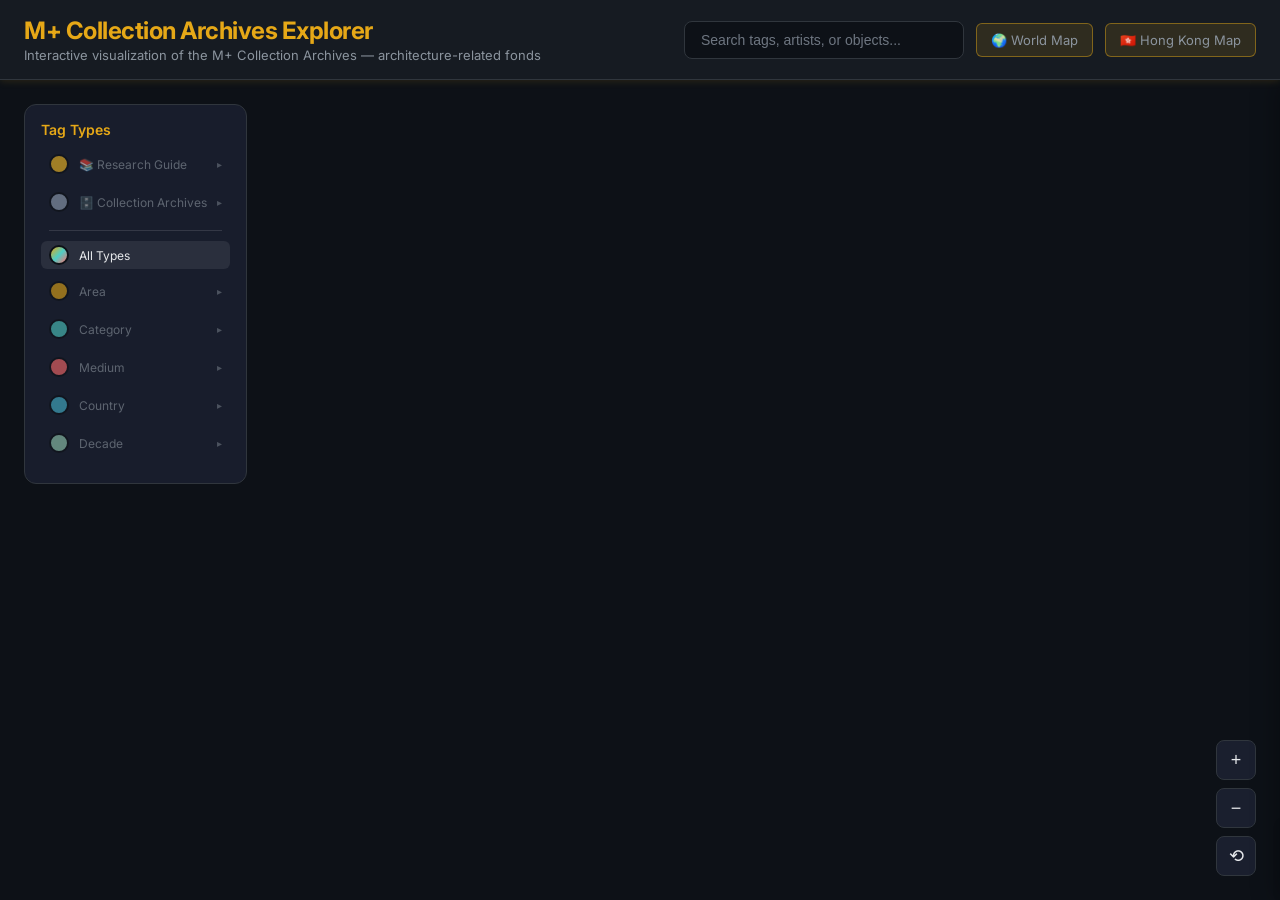
<file: index.html>
<!DOCTYPE html>
<html lang="en">
<head>
  <meta charset="UTF-8">
  <meta name="viewport" content="width=device-width, initial-scale=1.0">
  <title>M+ Collection Archives Explorer</title>
  <link rel="stylesheet" href="./styles.css?v=5">
  <link rel="preconnect" href="https://fonts.googleapis.com">
  <link rel="preconnect" href="https://fonts.gstatic.com" crossorigin>
  <link href="https://fonts.googleapis.com/css2?family=Inter:wght@400;500;600;700&display=swap" rel="stylesheet">
<style>
  /* Archives Explorer: single-area (architecture) scope — the area / Sigg / Pulse / Compare toolbar is not needed */
  #filterButtons, #siggToggle, #browseBtn, .controls > a.filter-btn { display: none !important; }
  .legend-group[data-type="mlsc"] { display: none !important; }
  /* Map pages nav: visible next to the search box, toolbar otherwise hidden */
  .controls > a.map-nav-btn { display: inline-flex !important; }
</style>
</head>
<body>
  <header class="app-header">
    <div>
      <h1>M+ Collection Archives Explorer</h1>
      <div class="subtitle">Interactive visualization of the M+ Collection Archives — architecture-related fonds</div>
    </div>
    <div class="controls">
      <div class="search-container">
        <input
          type="text"
          class="search-input"
          id="searchInput"
          placeholder="Search tags, artists, or objects..."
          autocomplete="off"
        >
        <div class="search-dropdown" id="searchDropdown"></div>
      </div>
      <a href="./worldmap.html" class="filter-btn map-nav-btn" style="text-decoration:none;align-items:center;gap:4px;background:rgba(230,168,23,0.12);border-color:rgba(230,168,23,0.45)">🌍 World Map</a>
      <a href="./hkmap.html" class="filter-btn map-nav-btn" style="text-decoration:none;align-items:center;gap:4px;background:rgba(230,168,23,0.12);border-color:rgba(230,168,23,0.45)">🇭🇰 Hong Kong Map</a>
      <div class="filter-buttons" id="filterButtons">
        <button class="filter-btn active" data-area="all">All</button>
        <button class="filter-btn" data-area="Visual Art">Visual Art</button>
        <button class="filter-btn" data-area="Design and Architecture">Design</button>
        <button class="filter-btn" data-area="Moving Image">Moving Image</button>
      <button class="filter-btn hk-btn" id="hkFilter" style="display:none;background:rgba(69,183,209,0.15);border-color:rgba(69,183,209,0.3)">🇭🇰 Hong Kong</button>
      </div>
      <button class="filter-btn sigg-toggle" id="siggToggle">Sigg Collection</button>
      <button class="filter-btn browse-btn" id="browseBtn" style="display:none">📋 Browse</button>
      <a href="./moma.html" class="filter-btn" style="display:none;text-decoration:none;align-items:center;gap:4px;background:rgba(230,80,80,0.15);border-color:rgba(230,80,80,0.3)">🏛️ MoMA</a>
      <a href="./pulse.html" class="filter-btn" style="text-decoration:none;display:inline-flex;align-items:center;gap:4px">✨ Pulse</a>
      <a href="./compare.html" class="filter-btn" style="text-decoration:none;display:inline-flex;align-items:center;gap:4px;background:rgba(120,80,220,0.15);border-color:rgba(120,80,220,0.3)">⚖️ Compare</a>
    </div>
  </header>

  <!-- Browse Modal -->
  <div class="browse-modal" id="browseModal">
    <div class="browse-content">
      <div class="browse-header">
        <h2>Browse Artists</h2>
        <div class="browse-tabs" id="browseTabs">
          <button class="browse-tab active" data-tab="all">All (489)</button>
          <button class="browse-tab" data-tab="sigg">Sigg Collection</button>
        </div>
        <input type="text" class="browse-search" id="browseSearch" placeholder="Filter artists..." autocomplete="off">
        <button class="close-btn browse-close" id="closeBrowse">×</button>
      </div>
      <div class="browse-alphabet" id="browseAlphabet"></div>
      <div class="browse-list" id="browseList"></div>
    </div>
  </div>

  <main class="app-main">
    <div id="loading" class="loading">
      <div class="spinner">
        <span></span>
        <span></span>
        <span></span>
      </div>
      <div>Loading collection data...</div>
    </div>

    <div id="graph-container" style="display: none;">
      <svg id="graph"></svg>

      <div class="legend" id="legend">
        <h3>Tag Types</h3>
        <div class="legend-group" data-type="research-guide">
          <div class="legend-item" data-type="research-guide">
            <div class="legend-color" style="background: #fbbf24;"></div>
            <span>📚 Research Guide</span>
            <span class="legend-expand">▸</span>
          </div>
          <div class="legend-sub" id="sub-research-guide"></div>
        </div>
        <div class="legend-group" data-type="archives">
          <div class="legend-item" data-type="archives">
            <div class="legend-color" style="background: #94a3b8;"></div>
            <span>🗄️ Collection Archives</span>
            <span class="legend-expand">▸</span>
          </div>
          <div class="legend-sub" id="sub-archives"></div>
        </div>
        <div class="legend-group" data-type="mlsc">
          <div class="legend-item" data-type="mlsc">
            <div class="legend-color" style="background: #a78bfa;"></div>
            <span>📖 M+ Library Special Collection</span>
            <span class="legend-expand">▸</span>
          </div>
          <div class="legend-sub" id="sub-mlsc"></div>
        </div>
        <div class="legend-separator"></div>
        <div class="legend-item active" data-type="all">
          <div class="legend-color" style="background: linear-gradient(135deg, #E6A817, #4ecdc4, #ff6b6b);"></div>
          <span>All Types</span>
        </div>
        <div class="legend-group" data-type="area">
          <div class="legend-item" data-type="area">
            <div class="legend-color" style="background: #E6A817;"></div>
            <span>Area</span>
            <span class="legend-expand">▸</span>
          </div>
          <div class="legend-sub" id="sub-area"></div>
        </div>
        <div class="legend-group" data-type="category">
          <div class="legend-item" data-type="category">
            <div class="legend-color" style="background: #4ecdc4;"></div>
            <span>Category</span>
            <span class="legend-expand">▸</span>
          </div>
          <div class="legend-sub" id="sub-category"></div>
        </div>
        <div class="legend-group" data-type="medium">
          <div class="legend-item" data-type="medium">
            <div class="legend-color" style="background: #ff6b6b;"></div>
            <span>Medium</span>
            <span class="legend-expand">▸</span>
          </div>
          <div class="legend-sub" id="sub-medium"></div>
        </div>
        <div class="legend-group" data-type="country">
          <div class="legend-item" data-type="country">
            <div class="legend-color" style="background: #45b7d1;"></div>
            <span>Country</span>
            <span class="legend-expand">▸</span>
          </div>
          <div class="legend-sub" id="sub-country"></div>
        </div>
        <div class="legend-group" data-type="decade">
          <div class="legend-item" data-type="decade">
            <div class="legend-color" style="background: #96ceb4;"></div>
            <span>Decade</span>
            <span class="legend-expand">▸</span>
          </div>
          <div class="legend-sub" id="sub-decade"></div>
        </div>
        <div class="legend-group sigg-only-legend" data-type="movement" style="display:none;">
          <div class="legend-item" data-type="movement">
            <div class="legend-color" style="background: #f59e0b;"></div>
            <span>Movement</span>
            <span class="legend-expand">▸</span>
          </div>
          <div class="legend-sub" id="sub-movement"></div>
        </div>
        <div class="legend-group sigg-only-legend" data-type="group" style="display:none;">
          <div class="legend-item" data-type="group">
            <div class="legend-color" style="background: #8b5cf6;"></div>
            <span>Group</span>
            <span class="legend-expand">▸</span>
          </div>
          <div class="legend-sub" id="sub-group"></div>
        </div>
      </div>

      <div class="zoom-controls">
        <button class="zoom-btn" id="zoomIn" title="Zoom In">+</button>
        <button class="zoom-btn" id="zoomOut" title="Zoom Out">−</button>
        <button class="zoom-btn" id="resetZoom" title="Reset View">⟲</button>
      </div>
    </div>

    <div class="side-panel" id="sidePanel">
      <div class="panel-header">
        <div class="panel-header-content">
          <div class="panel-title-wrapper">
            <div class="panel-color-indicator" id="panelColorIndicator"></div>
            <div>
              <div class="panel-title" id="panelTitle">Tag Name</div>
              <div class="panel-type-label" id="panelTypeLabel">Category</div>
            </div>
          </div>
          <div class="panel-summary" id="panelSummary">Tag · Type · 0 objects</div>
        </div>
        <button class="close-btn" id="closePanel">×</button>
      </div>
      <div class="panel-nav" id="panelNav" style="display:none;">
        <button class="panel-back-btn" id="panelBackBtn" type="button">‹ Back</button>
        <div class="panel-crumbs" id="panelCrumbs"></div>
      </div>
      <div class="panel-content">
        <div class="object-grid" id="objectGrid"></div>
      </div>
      <div class="panel-footer">
        <a class="detail-btn" id="viewDetailsBtn" href="#" target="_blank">View Full Details →</a>
        <a class="detail-btn research-guide-btn" id="researchGuideBtn" href="#" target="_blank" style="display:none;">📚 Research Guide →</a>
      </div>
    </div>

    <div class="tooltip" id="tooltip">
      <div class="tooltip-title" id="tooltipTitle"></div>
      <div class="tooltip-detail" id="tooltipDetail"></div>
      <div class="tooltip-detail">Click to explore →</div>
    </div>
  </main>

  <script src="https://d3js.org/d3.v7.min.js"></script>
  <script src="./graph.js?v=2"></script>
  <script src="./main.js?v=20"></script>
</body>
</html>
</file>
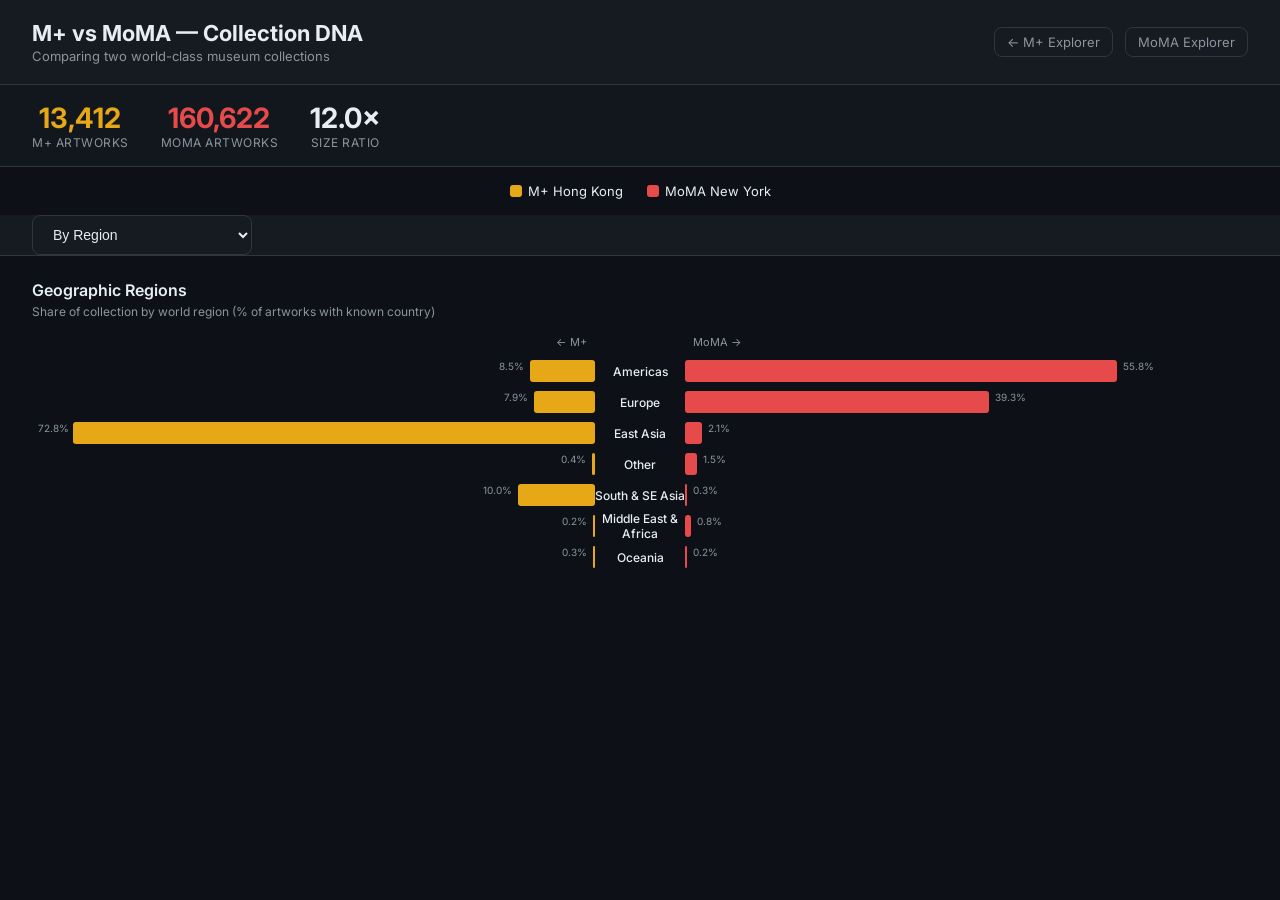
<file: compare.html>
<!DOCTYPE html>
<html lang="en">
<head>
  <meta charset="UTF-8">
  <meta name="viewport" content="width=device-width, initial-scale=1.0">
  <title>M+ vs MoMA — Collection Comparison</title>
  <link rel="preconnect" href="https://fonts.googleapis.com">
  <link href="https://fonts.googleapis.com/css2?family=Inter:wght@400;500;600;700&display=swap" rel="stylesheet">
  <style>
    :root {
      --bg: #0d1117; --surface: #161b22; --border: #30363d;
      --text: #e6edf3; --muted: #8b949e;
      --mplus: #e6a817; --moma: #e64a4a;
    }
    * { margin:0; padding:0; box-sizing:border-box; }
    body { font-family:'Inter',sans-serif; background:var(--bg); color:var(--text); min-height:100vh; }

    header {
      padding: 20px 32px; display:flex; align-items:center; justify-content:space-between;
      border-bottom: 1px solid var(--border); background: var(--surface);
    }
    header h1 { font-size: 22px; font-weight: 700; }
    header .subtitle { color: var(--muted); font-size: 13px; margin-top: 2px; }
    .nav-links { display:flex; gap:12px; }
    .nav-links a {
      color: var(--muted); text-decoration:none; font-size:13px; padding:6px 12px;
      border:1px solid var(--border); border-radius:8px; transition: all 0.2s;
    }
    .nav-links a:hover { color: var(--text); border-color: var(--muted); }

    .stats-bar {
      display:flex; gap:32px; padding:16px 32px; border-bottom:1px solid var(--border);
      background: rgba(22,27,34,0.6);
    }
    .stat { text-align:center; }
    .stat-value { font-size:28px; font-weight:700; }
    .stat-label { font-size:12px; color:var(--muted); text-transform:uppercase; letter-spacing:0.5px; }
    .stat-mplus .stat-value { color: var(--mplus); }
    .stat-moma .stat-value { color: var(--moma); }

    .tabs {
      display:flex; gap:0; padding:0 32px; border-bottom:1px solid var(--border); background:var(--surface);
    }
    .tab {
      padding:12px 20px; cursor:pointer; font-size:14px; color:var(--muted);
      border-bottom:2px solid transparent; transition: all 0.2s;
    }
    .tab:hover { color:var(--text); }
    .tab.active { color:var(--text); border-bottom-color:var(--mplus); }

    .chart-container { padding:24px 32px; }
    .chart-title { font-size:16px; font-weight:600; margin-bottom:4px; }
    .chart-subtitle { font-size:12px; color:var(--muted); margin-bottom:16px; }
    #sankeyChart, #butterflyChart, #heatmapChart { width:100%; }

    .legend-row { display:flex; gap:24px; justify-content:center; margin:16px 0; }
    .legend-item { display:flex; align-items:center; gap:6px; font-size:13px; }
    .legend-dot { width:12px; height:12px; border-radius:3px; }

    /* Butterfly chart bars */
    .butterfly-row { display:flex; align-items:center; margin:3px 0; height:28px; }
    .butterfly-label { width:90px; text-align:center; font-size:12px; font-weight:500; flex-shrink:0; }
    .butterfly-left { flex:1; display:flex; justify-content:flex-end; }
    .butterfly-right { flex:1; display:flex; justify-content:flex-start; }
    .butterfly-bar { height:22px; border-radius:3px; min-width:2px; transition: width 0.5s; position:relative; }
    .butterfly-bar:hover { opacity:0.8; }
    .butterfly-bar .bar-tooltip {
      display:none; position:absolute; top:-28px; padding:3px 8px; background:#000;
      border-radius:4px; font-size:11px; white-space:nowrap; z-index:10;
    }
    .butterfly-bar:hover .bar-tooltip { display:block; }
    .butterfly-left .bar-tooltip { right:0; }
    .butterfly-right .bar-tooltip { left:0; }
    .butterfly-pct { font-size:10px; color:var(--muted); padding:0 6px; min-width:40px; }
    .butterfly-left .butterfly-pct { text-align:right; }

    /* Heatmap */
    .heatmap-grid { display:grid; grid-template-columns:180px 1fr 1fr; gap:1px; background:var(--border); }
    .heatmap-cell { padding:8px 12px; background:var(--bg); font-size:13px; }
    .heatmap-header { background:var(--surface); font-weight:600; font-size:12px; text-transform:uppercase; }
    .heatmap-bar-cell { position:relative; }
    .heatmap-bar { height:100%; position:absolute; top:0; left:0; opacity:0.3; }
    .heatmap-val { position:relative; z-index:1; }

    @media (max-width: 768px) {
      header { padding:12px 16px; flex-direction:column; gap:8px; }
      .stats-bar { padding:12px 16px; gap:16px; flex-wrap:wrap; }
      .stat-value { font-size:20px; }
      .tabs { padding:0 16px; overflow-x:auto; }
      .chart-container { padding:16px; }
      .butterfly-label { width:70px; font-size:11px; }
    }
  </style>
</head>
<body>
  <header>
    <div>
      <h1>M+ vs MoMA — Collection DNA</h1>
      <div class="subtitle">Comparing two world-class museum collections</div>
    </div>
    <div class="nav-links">
      <a href="./index.html">← M+ Explorer</a>
      <a href="./moma.html">MoMA Explorer</a>
    </div>
  </header>

  <div class="stats-bar" id="statsBar"></div>

  <div class="legend-row">
    <div class="legend-item"><div class="legend-dot" style="background:var(--mplus)"></div>M+ Hong Kong</div>
    <div class="legend-item"><div class="legend-dot" style="background:var(--moma)"></div>MoMA New York</div>
  </div>

  <div class="tabs" id="tabs">
    <select id="viewSelect" style="padding:10px 16px;font-size:14px;background:var(--surface);color:var(--text);border:1px solid var(--border);border-radius:8px;cursor:pointer;min-width:220px">
      <option value="region">By Region</option>
      <option value="country">By Country (Top 20)</option>
      <option value="decade">By Decade</option>
      <option value="department">By Department</option>
      <option value="overlap">Artist Overlap Network</option>
    </select>
  </div>

  <div class="chart-container" id="chartArea"></div>

  <script src="https://d3js.org/d3.v7.min.js"></script>
  <script>
let data = null;
const MPLUS = '#e6a817';
const MOMA = '#e64a4a';

async function init() {
  const resp = await fetch('./data/comparison.json?v=' + Date.now());
  data = await resp.json();

  // Stats bar
  const bar = document.getElementById('statsBar');
  bar.innerHTML = `
    <div class="stat stat-mplus"><div class="stat-value">${data.museums.mplus.total.toLocaleString()}</div><div class="stat-label">M+ Artworks</div></div>
    <div class="stat stat-moma"><div class="stat-value">${data.museums.moma.total.toLocaleString()}</div><div class="stat-label">MoMA Artworks</div></div>
    <div class="stat"><div class="stat-value">${(data.museums.moma.total / data.museums.mplus.total).toFixed(1)}×</div><div class="stat-label">Size Ratio</div></div>
  `;

  // Dropdown
  const sel = document.getElementById('viewSelect');
  sel.addEventListener('change', () => renderView(sel.value));

  renderView('region');
}

function renderView(view) {
  const area = document.getElementById('chartArea');

  if (view === 'region') {
    renderButterfly(area, data.region, 'Geographic Regions', 'Share of collection by world region (% of artworks with known country)');
  } else if (view === 'country') {
    renderButterfly(area, data.country, 'Top Countries', 'Top 20 artist countries — percentage of total collection', 20);
  } else if (view === 'decade') {
    renderButterfly(area, data.decade, 'Artworks by Decade', 'When were the artworks created?');
  } else if (view === 'overlap') {
    renderOverlap(area);
  }
}

function renderButterfly(container, dataset, title, subtitle, limit) {
  // Merge all keys
  let keys = [...new Set([...Object.keys(dataset.mplus), ...Object.keys(dataset.moma)])];
  
  // Sort: by total count desc (or chronologically for decades)
  if (keys[0] && keys[0].match(/^\d{4}s$/)) {
    keys.sort();
  } else {
    keys.sort((a,b) => ((dataset.mplus[b]||0)+(dataset.moma[b]||0)) - ((dataset.mplus[a]||0)+(dataset.moma[a]||0)));
  }
  if (limit) keys = keys.slice(0, limit);

  const mpTotal = Object.values(dataset.mplus).reduce((a,b)=>a+b, 0);
  const moTotal = Object.values(dataset.moma).reduce((a,b)=>a+b, 0);
  const maxPct = Math.max(...keys.map(k => Math.max((dataset.mplus[k]||0)/mpTotal, (dataset.moma[k]||0)/moTotal)));

  let html = `<div class="chart-title">${title}</div><div class="chart-subtitle">${subtitle}</div>`;
  html += '<div style="display:flex;gap:8px;margin-bottom:8px;font-size:11px;color:var(--muted)"><div style="flex:1;text-align:right">← M+</div><div style="width:90px"></div><div style="flex:1">MoMA →</div></div>';

  keys.forEach(k => {
    const mpVal = dataset.mplus[k] || 0;
    const moVal = dataset.moma[k] || 0;
    const mpPct = mpTotal ? (mpVal / mpTotal * 100) : 0;
    const moPct = moTotal ? (moVal / moTotal * 100) : 0;
    const mpW = maxPct ? (mpPct / (maxPct * 100) * 100) : 0;
    const moW = maxPct ? (moPct / (maxPct * 100) * 100) : 0;

    html += `<div class="butterfly-row">
      <div class="butterfly-left">
        <span class="butterfly-pct">${mpVal > 0 ? mpPct.toFixed(1)+'%' : ''}</span>
        <div class="butterfly-bar" style="width:${mpW}%;background:${MPLUS}">
          <span class="bar-tooltip">${k}: ${mpVal.toLocaleString()} (${mpPct.toFixed(1)}%)</span>
        </div>
      </div>
      <div class="butterfly-label">${k}</div>
      <div class="butterfly-right">
        <div class="butterfly-bar" style="width:${moW}%;background:${MOMA}">
          <span class="bar-tooltip">${k}: ${moVal.toLocaleString()} (${moPct.toFixed(1)}%)</span>
        </div>
        <span class="butterfly-pct">${moVal > 0 ? moPct.toFixed(1)+'%' : ''}</span>
      </div>
    </div>`;
  });

  container.innerHTML = html;
}

function renderHeatmap(container, deptData, catData, title) {
  // Show both museums' departments side by side
  const allDepts = [...new Set([...Object.keys(deptData.mplus), ...Object.keys(deptData.moma)])];
  const mpTotal = data.museums.mplus.total;
  const moTotal = data.museums.moma.total;

  let html = `<div class="chart-title">${title}</div>
    <div class="chart-subtitle">Department/Area breakdown — absolute count and % of total</div>
    <div style="margin-top:16px">
    <h3 style="font-size:14px;margin-bottom:8px;color:${MPLUS}">M+ Areas</h3>`;

  const mpDepts = Object.entries(deptData.mplus).sort((a,b)=>b[1]-a[1]);
  const maxMp = mpDepts[0]?.[1] || 1;
  mpDepts.forEach(([name, count]) => {
    const pct = (count/mpTotal*100).toFixed(1);
    const w = (count/maxMp*100);
    html += `<div style="display:flex;align-items:center;margin:4px 0;gap:8px">
      <div style="width:200px;font-size:13px;text-align:right">${name}</div>
      <div style="flex:1;position:relative;height:24px;background:rgba(255,255,255,0.03);border-radius:4px;overflow:hidden">
        <div style="width:${w}%;height:100%;background:${MPLUS};opacity:0.4;border-radius:4px"></div>
        <span style="position:absolute;left:8px;top:3px;font-size:12px">${count.toLocaleString()} (${pct}%)</span>
      </div>
    </div>`;
  });

  html += `<h3 style="font-size:14px;margin:16px 0 8px;color:${MOMA}">MoMA Departments</h3>`;
  const moDepts = Object.entries(deptData.moma).sort((a,b)=>b[1]-a[1]);
  const maxMo = moDepts[0]?.[1] || 1;
  moDepts.forEach(([name, count]) => {
    const pct = (count/moTotal*100).toFixed(1);
    const w = (count/maxMo*100);
    html += `<div style="display:flex;align-items:center;margin:4px 0;gap:8px">
      <div style="width:200px;font-size:13px;text-align:right">${name}</div>
      <div style="flex:1;position:relative;height:24px;background:rgba(255,255,255,0.03);border-radius:4px;overflow:hidden">
        <div style="width:${w}%;height:100%;background:${MOMA};opacity:0.4;border-radius:4px"></div>
        <span style="position:absolute;left:8px;top:3px;font-size:12px">${count.toLocaleString()} (${pct}%)</span>
      </div>
    </div>`;
  });

  html += '</div>';
  container.innerHTML = html;
}

let overlapData = null;
async function renderOverlap(container) {
  if (!overlapData) {
    container.innerHTML = '<div class="chart-title">Loading overlap data...</div>';
    const resp = await fetch('./data/overlap.json?v=' + Date.now());
    overlapData = await resp.json();
  }
  const s = overlapData.stats;
  const artists = overlapData.artists;

  // Venn diagram + force network
  let html = `<div class="chart-title">Artist Overlap</div>
    <div class="chart-subtitle">${s.both} artists appear in both collections</div>
    <svg id="vennSvg" width="100%" height="280" style="margin:8px 0"></svg>
    <div class="chart-title" style="font-size:14px;margin-top:16px">Overlap Network — Top 80 Shared Artists</div>
    <div class="chart-subtitle">Node size = total works across both museums. Color = collection bias.</div>
    <svg id="overlapSvg" width="100%" height="500" style="background:rgba(0,0,0,0.2);border-radius:12px"></svg>
    <div id="overlapTooltip" style="position:fixed;display:none;padding:8px 12px;background:#000;border:1px solid var(--border);border-radius:6px;font-size:12px;pointer-events:none;z-index:100"></div>
    <div style="margin-top:16px">
      <div class="chart-title" style="font-size:14px">Top 30 Shared Artists</div>
      <div id="overlapList"></div>
    </div>`;
  container.innerHTML = html;

  // Draw Venn diagram
  const vSvg = d3.select('#vennSvg');
  const vW = vSvg.node().getBoundingClientRect().width;
  const vH = 280;
  vSvg.attr('width', vW);
  const cx = vW / 2, cy = vH / 2;
  const rMplus = 90, rMoma = 110, overlap = 50; // circle overlap distance

  // M+ circle (left)
  vSvg.append('circle').attr('cx', cx - overlap).attr('cy', cy).attr('r', rMplus)
    .attr('fill', MPLUS).attr('fill-opacity', 0.2).attr('stroke', MPLUS).attr('stroke-width', 2);
  // MoMA circle (right)
  vSvg.append('circle').attr('cx', cx + overlap).attr('cy', cy).attr('r', rMoma)
    .attr('fill', MOMA).attr('fill-opacity', 0.2).attr('stroke', MOMA).attr('stroke-width', 2);

  // Labels
  vSvg.append('text').attr('x', cx - overlap - 40).attr('y', cy - 10)
    .attr('text-anchor', 'middle').attr('fill', MPLUS).attr('font-size', '28px').attr('font-weight', '700')
    .text(s.mplusOnly.toLocaleString());
  vSvg.append('text').attr('x', cx - overlap - 40).attr('y', cy + 14)
    .attr('text-anchor', 'middle').attr('fill', '#ccc').attr('font-size', '12px')
    .text('M+ only');

  vSvg.append('text').attr('x', cx).attr('y', cy - 10)
    .attr('text-anchor', 'middle').attr('fill', '#c084fc').attr('font-size', '28px').attr('font-weight', '700')
    .text(s.both);
  vSvg.append('text').attr('x', cx).attr('y', cy + 14)
    .attr('text-anchor', 'middle').attr('fill', '#ccc').attr('font-size', '12px')
    .text('Both');

  vSvg.append('text').attr('x', cx + overlap + 40).attr('y', cy - 10)
    .attr('text-anchor', 'middle').attr('fill', MOMA).attr('font-size', '28px').attr('font-weight', '700')
    .text(s.momaOnly.toLocaleString());
  vSvg.append('text').attr('x', cx + overlap + 40).attr('y', cy + 14)
    .attr('text-anchor', 'middle').attr('fill', '#ccc').attr('font-size', '12px')
    .text('MoMA only');

  // Museum name labels
  vSvg.append('text').attr('x', cx - overlap - 40).attr('y', cy + rMplus + 24)
    .attr('text-anchor', 'middle').attr('fill', MPLUS).attr('font-size', '14px').attr('font-weight', '600')
    .text('M+ Hong Kong');
  vSvg.append('text').attr('x', cx + overlap + 40).attr('y', cy + rMoma + 24)
    .attr('text-anchor', 'middle').attr('fill', MOMA).attr('font-size', '14px').attr('font-weight', '600')
    .text('MoMA New York');

  // Force network of top 80 overlap artists
  const top = artists.slice(0, 80);
  const svg = d3.select('#overlapSvg');
  const w = svg.node().getBoundingClientRect().width;
  const h = 500;
  svg.attr('width', w);
  const g = svg.append('g');
  svg.call(d3.zoom().scaleExtent([0.3,5]).on('zoom', e => g.attr('transform', e.transform)));

  // Nodes = artists, sized by total works
  const maxTotal = d3.max(top, d => d.total);
  const r = d3.scaleSqrt().domain([1, maxTotal]).range([4, 30]);
  const nodes = top.map(a => ({...a, radius: r(a.total)}));

  // Color by bias: gold=M+ heavy, red=MoMA heavy, purple=balanced
  function biasColor(a) {
    const ratio = a.mplus / (a.mplus + a.moma);
    if (ratio > 0.6) return '#e6a817';
    if (ratio < 0.4) return '#e64a4a';
    return '#c084fc';
  }

  // Links between artists that share country
  const links = [];
  for (let i=0; i<nodes.length; i++) {
    for (let j=i+1; j<nodes.length; j++) {
      if (nodes[i].nat && nodes[i].nat === nodes[j].nat && nodes[i].nat !== '') {
        links.push({source:i, target:j});
      }
    }
  }

  const sim = d3.forceSimulation(nodes)
    .force('charge', d3.forceManyBody().strength(-80))
    .force('center', d3.forceCenter(w/2, h/2))
    .force('collision', d3.forceCollide(d => d.radius + 6))
    .force('link', d3.forceLink(links).distance(60).strength(0.1));

  const link = g.append('g').selectAll('line').data(links).join('line')
    .attr('stroke','rgba(255,255,255,0.05)').attr('stroke-width',1);

  const tip = document.getElementById('overlapTooltip');
  const node = g.append('g').selectAll('circle').data(nodes).join('circle')
    .attr('r', d => d.radius)
    .attr('fill', d => biasColor(d))
    .attr('fill-opacity', 0.8)
    .attr('stroke', 'rgba(255,255,255,0.2)').attr('stroke-width', 1)
    .attr('cursor', 'pointer')
    .on('mouseover', (e,d) => {
      tip.style.display='block'; tip.style.left=(e.pageX+12)+'px'; tip.style.top=(e.pageY-10)+'px';
      tip.innerHTML=`<strong>${d.name}</strong><br>M+: ${d.mplus} · MoMA: ${d.moma}<br>${d.nat||'Unknown'}`;
    })
    .on('mousemove', e => { tip.style.left=(e.pageX+12)+'px'; tip.style.top=(e.pageY-10)+'px'; })
    .on('mouseout', () => { tip.style.display='none'; })
    .call(d3.drag()
      .on('start',(e,d)=>{if(!e.active)sim.alphaTarget(0.3).restart();d.fx=d.x;d.fy=d.y;})
      .on('drag',(e,d)=>{d.fx=e.x;d.fy=e.y;})
      .on('end',(e,d)=>{if(!e.active)sim.alphaTarget(0);d.fx=null;d.fy=null;}));

  const label = g.append('g').selectAll('text').data(nodes.filter(d=>d.radius>10)).join('text')
    .text(d => d.name.length > 20 ? d.name.slice(0,18)+'…' : d.name)
    .attr('text-anchor','middle').attr('dy', d => d.radius+12)
    .attr('fill','#aaa').attr('font-size','10px').attr('pointer-events','none');

  sim.on('tick', () => {
    link.attr('x1',d=>d.source.x).attr('y1',d=>d.source.y).attr('x2',d=>d.target.x).attr('y2',d=>d.target.y);
    node.attr('cx',d=>d.x).attr('cy',d=>d.y);
    label.attr('x',d=>d.x).attr('y',d=>d.y);
  });

  // List top 30
  const list = document.getElementById('overlapList');
  artists.slice(0,30).forEach(a => {
    const total = a.mplus + a.moma;
    const mpPct = (a.mplus/total*100).toFixed(0);
    const moPct = (a.moma/total*100).toFixed(0);
    const row = document.createElement('div');
    row.style.cssText = 'display:flex;align-items:center;margin:4px 0;gap:8px';
    row.innerHTML = `<div style="width:220px;font-size:13px;text-align:right;white-space:nowrap;overflow:hidden;text-overflow:ellipsis;display:flex;align-items:center;justify-content:flex-end;gap:6px">
        <span>${a.name}</span>
        ${a.mplusUrl ? `<a href="${a.mplusUrl}" target="_blank" title="View on M+" style="color:${MPLUS};font-size:10px;text-decoration:none;flex-shrink:0">M+</a>` : ''}
        ${a.momaUrl ? `<a href="${a.momaUrl}" target="_blank" title="View on MoMA" style="color:${MOMA};font-size:10px;text-decoration:none;flex-shrink:0">MoMA</a>` : ''}
      </div>
      <div style="flex:1;display:flex;height:20px;border-radius:4px;overflow:hidden;background:rgba(255,255,255,0.05)">
        <div style="width:${mpPct}%;background:${MPLUS};opacity:0.6"></div>
        <div style="width:${moPct}%;background:${MOMA};opacity:0.6"></div>
      </div>
      <div style="font-size:11px;color:var(--muted);min-width:120px">${a.mplus} M+ · ${a.moma} MoMA</div>`;
    list.appendChild(row);
  });

  // Legend for network colors
  const legendHtml = document.createElement('div');
  legendHtml.style.cssText = 'display:flex;gap:16px;justify-content:center;margin:12px 0;font-size:12px';
  legendHtml.innerHTML = `<span style="display:flex;align-items:center;gap:4px"><span style="width:10px;height:10px;border-radius:50%;background:#e6a817"></span>M+ heavy</span>
    <span style="display:flex;align-items:center;gap:4px"><span style="width:10px;height:10px;border-radius:50%;background:#c084fc"></span>Balanced</span>
    <span style="display:flex;align-items:center;gap:4px"><span style="width:10px;height:10px;border-radius:50%;background:#e64a4a"></span>MoMA heavy</span>`;
  svg.node().parentNode.insertBefore(legendHtml, svg.node().nextSibling);
}

document.addEventListener('DOMContentLoaded', init);
  </script>
</body>
</html>
</file>
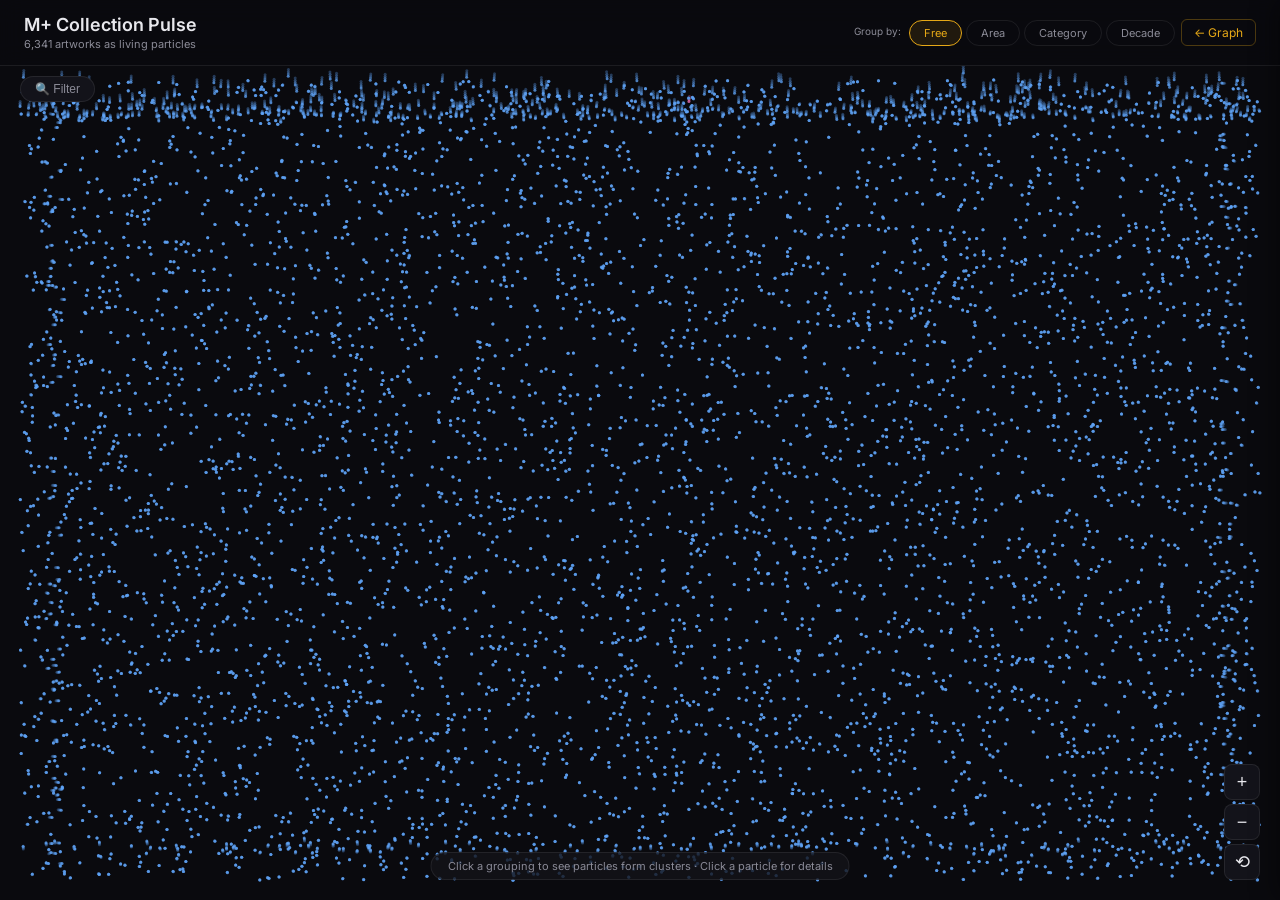
<file: pulse.html>
<!DOCTYPE html>
<html lang="en">
<head>
  <meta charset="UTF-8">
  <meta name="viewport" content="width=device-width, initial-scale=1.0">
  <title>M+ Collection Pulse</title>
  <link rel="preconnect" href="https://fonts.googleapis.com">
  <link rel="preconnect" href="https://fonts.gstatic.com" crossorigin>
  <link href="https://fonts.googleapis.com/css2?family=Inter:wght@400;500;600;700&display=swap" rel="stylesheet">
  <style>
    :root {
      --bg: #0a0a0f;
      --surface: #13131a;
      --border: rgba(255,255,255,0.08);
      --text: #e8e8ed;
      --text-dim: #8b8b97;
      --accent: #e6a817;
    }
    * { margin: 0; padding: 0; box-sizing: border-box; }
    body {
      font-family: 'Inter', sans-serif;
      background: var(--bg);
      color: var(--text);
      overflow: hidden;
      height: 100vh;
      user-select: none;
    }
    canvas { display: block; }
    
    .header {
      position: fixed; top: 0; left: 0; right: 0; z-index: 100;
      padding: 14px 24px;
      background: rgba(10,10,15,0.85);
      backdrop-filter: blur(12px);
      border-bottom: 1px solid var(--border);
      display: flex; align-items: center; justify-content: space-between;
    }
    .header h1 { font-size: 18px; font-weight: 600; }
    .header .sub { font-size: 11px; color: var(--text-dim); margin-top: 2px; }
    .controls { display: flex; gap: 6px; flex-wrap: wrap; align-items: center; }
    
    .pill {
      padding: 5px 14px; border-radius: 20px;
      border: 1px solid var(--border);
      background: transparent; color: var(--text-dim);
      font-size: 11px; cursor: pointer;
      font-family: 'Inter', sans-serif;
      transition: all 0.25s;
      white-space: nowrap;
    }
    .pill:hover { border-color: rgba(255,255,255,0.2); color: var(--text); }
    .pill.active { border-color: var(--accent); color: var(--accent); background: rgba(230,168,23,0.1); }
    
    .pill-group { display: flex; gap: 4px; }
    .pill-group .label { font-size: 10px; color: var(--text-dim); padding: 5px 4px; }
    
    .back-link {
      color: var(--accent); text-decoration: none; font-size: 12px;
      padding: 5px 12px; border: 1px solid rgba(230,168,23,0.3);
      border-radius: 6px; transition: all 0.2s;
    }
    .back-link:hover { background: rgba(230,168,23,0.1); }
    
    .tooltip {
      position: fixed; padding: 10px 14px;
      background: rgba(19,19,26,0.95);
      border: 1px solid var(--border);
      border-radius: 8px; font-size: 11px;
      pointer-events: none; opacity: 0;
      transition: opacity 0.12s;
      max-width: 280px; z-index: 200;
      backdrop-filter: blur(8px);
    }
    .tooltip .tt { font-weight: 600; color: var(--accent); margin-bottom: 3px; }
    .tooltip .tm { color: var(--text-dim); line-height: 1.5; }
    
    .cluster-label {
      position: fixed; pointer-events: none;
      font-size: 13px; font-weight: 700;
      color: #fff;
      text-align: center; z-index: 150;
      transition: opacity 0.3s;
      background: rgba(10,10,15,0.75);
      padding: 4px 10px;
      border-radius: 6px;
      backdrop-filter: blur(4px);
      line-height: 1.3;
    }
    .cluster-count {
      font-size: 10px; font-weight: 400;
      color: var(--text-dim); display: block;
    }
    
    .mode-info {
      position: fixed; bottom: 20px; left: 50%; transform: translateX(-50%);
      font-size: 11px; color: var(--text-dim);
      background: rgba(19,19,26,0.8);
      padding: 6px 16px; border-radius: 20px;
      border: 1px solid var(--border); z-index: 100;
    }
    
    /* Detail Panel */
    .detail-panel {
      position: fixed;
      top: 0; right: -420px;
      width: 420px; height: 100%;
      background: rgba(13,13,20,0.97);
      border-left: 1px solid var(--border);
      backdrop-filter: blur(16px);
      z-index: 300;
      display: flex; flex-direction: column;
      transition: right 0.3s cubic-bezier(0.4, 0, 0.2, 1);
      box-shadow: -4px 0 24px rgba(0,0,0,0.4);
    }
    .detail-panel.open { right: 0; }
    .detail-header {
      padding: 20px 24px;
      border-bottom: 1px solid var(--border);
      display: flex; justify-content: space-between; align-items: flex-start;
      flex-shrink: 0;
    }
    .detail-close {
      background: none; border: none; color: var(--text-dim);
      font-size: 22px; cursor: pointer; padding: 0;
      width: 32px; height: 32px; display: flex;
      align-items: center; justify-content: center;
      border-radius: 6px; transition: all 0.2s;
    }
    .detail-close:hover { background: rgba(255,255,255,0.08); color: var(--text); }
    .detail-title { font-size: 18px; font-weight: 700; color: var(--text); line-height: 1.3; margin-bottom: 4px; }
    .detail-title-tc { font-size: 14px; color: var(--text-dim); margin-bottom: 8px; }
    .detail-content {
      flex: 1; overflow-y: auto; padding: 20px 24px;
    }
    .detail-field {
      margin-bottom: 16px;
    }
    .detail-label {
      font-size: 10px; font-weight: 600; text-transform: uppercase;
      letter-spacing: 0.5px; color: var(--accent); margin-bottom: 4px;
    }
    .detail-value {
      font-size: 13px; color: var(--text); line-height: 1.5;
    }
    .detail-tags {
      display: flex; flex-wrap: wrap; gap: 6px; margin-top: 4px;
    }
    .detail-tag {
      padding: 3px 10px; border-radius: 12px;
      font-size: 11px; border: 1px solid var(--border);
      color: var(--text-dim);
    }
    .detail-tag.area { border-color: rgba(192,132,252,0.4); color: rgb(192,132,252); }
    .detail-tag.category { border-color: rgba(96,165,250,0.4); color: rgb(96,165,250); }
    .detail-tag.decade { border-color: rgba(110,231,183,0.4); color: rgb(110,231,183); }
    .detail-color-bar {
      width: 4px; height: 40px; border-radius: 2px; flex-shrink: 0;
      margin-right: 12px;
    }
    .detail-header-left {
      display: flex; align-items: flex-start; flex: 1; min-width: 0;
    }
    .detail-footer {
      padding: 16px 24px;
      border-top: 1px solid var(--border);
      flex-shrink: 0;
    }
    .detail-nav {
      display: flex; gap: 8px;
    }
    .detail-nav-btn {
      flex: 1; padding: 8px 12px; border-radius: 8px;
      border: 1px solid var(--border); background: transparent;
      color: var(--text-dim); font-size: 11px; cursor: pointer;
      font-family: 'Inter', sans-serif; transition: all 0.2s;
    }
    .detail-nav-btn:hover { border-color: var(--accent); color: var(--accent); }

    @media (max-width: 768px) {
      .header { flex-direction: column; gap: 8px; padding: 10px 14px; }
      .controls { justify-content: center; }
      .detail-panel { width: 100%; right: -100%; }
    }
    .zoom-controls {
      position: fixed;
      bottom: 20px;
      right: 20px;
      display: flex;
      flex-direction: column;
      gap: 4px;
      z-index: 50;
    }
    .zoom-btn {
      width: 36px;
      height: 36px;
      border-radius: 8px;
      border: 1px solid var(--border);
      background: var(--surface);
      color: var(--text);
      font-size: 18px;
      cursor: pointer;
      display: flex;
      align-items: center;
      justify-content: center;
      transition: background 0.2s;
    }
    .zoom-btn:hover {
      background: rgba(255,255,255,0.1);
    }
    .filter-bar {
      position: fixed;
      top: 70px;
      left: 0;
      right: 0;
      display: flex;
      align-items: center;
      padding: 6px 20px;
      z-index: 40;
      gap: 8px;
    }
    .filter-dropdown-wrap {
      position: relative;
    }
    .filter-trigger {
      padding: 5px 14px;
      border-radius: 20px;
      border: 1px solid var(--border);
      background: var(--surface);
      color: var(--text-dim);
      font-size: 12px;
      cursor: pointer;
      display: flex;
      align-items: center;
      gap: 6px;
      transition: all 0.2s;
    }
    .filter-trigger:hover, .filter-trigger.has-selection {
      border-color: var(--accent);
      color: var(--text);
    }
    .filter-trigger .badge {
      background: var(--accent);
      color: #000;
      font-size: 10px;
      font-weight: 700;
      padding: 1px 6px;
      border-radius: 10px;
    }
    .filter-panel {
      display: none;
      position: absolute;
      top: calc(100% + 6px);
      left: 0;
      min-width: 220px;
      max-height: 50vh;
      overflow-y: auto;
      background: var(--surface);
      border: 1px solid var(--border);
      border-radius: 10px;
      box-shadow: 0 8px 32px rgba(0,0,0,0.5);
      z-index: 100;
      padding: 6px 0;
    }
    .filter-panel.open { display: block; }
    .filter-section-title {
      font-size: 10px;
      font-weight: 600;
      color: var(--accent);
      padding: 8px 14px 4px;
      text-transform: uppercase;
      letter-spacing: 0.5px;
    }
    .filter-option {
      display: flex;
      align-items: center;
      gap: 8px;
      padding: 6px 14px;
      font-size: 12px;
      color: var(--text-dim);
      cursor: pointer;
      transition: background 0.15s;
    }
    .filter-option:hover {
      background: rgba(255,255,255,0.05);
      color: var(--text);
    }
    .filter-option .check {
      font-size: 13px;
      opacity: 0.3;
      width: 16px;
    }
    .filter-option.selected { color: var(--text); }
    .filter-option.selected .check { opacity: 1; color: var(--accent); }
    .filter-option .count {
      margin-left: auto;
      font-size: 10px;
      color: var(--text-dim);
    }
    .active-filters {
      display: flex;
      gap: 4px;
      flex-wrap: wrap;
      align-items: center;
    }
    .active-tag {
      padding: 2px 8px;
      border-radius: 10px;
      background: rgba(230,168,23,0.2);
      color: var(--accent);
      font-size: 10px;
      display: flex;
      align-items: center;
      gap: 4px;
    }
    .active-tag .x {
      cursor: pointer;
      opacity: 0.6;
    }
    .active-tag .x:hover { opacity: 1; }
    .filter-clear-btn {
      font-size: 11px;
      color: var(--accent);
      background: none;
      border: none;
      cursor: pointer;
      padding: 2px 6px;
    }
    @media (max-width: 768px) {
      .filter-bar { top: 60px; padding: 4px 12px; }
      .filter-panel { min-width: 200px; max-height: 40vh; }
    }
  </style>
</head>
<body>

<div class="header">
  <div>
    <h1>M+ Collection Pulse</h1>
    <div class="sub">19,051 artworks as living particles</div>
  </div>
  <div class="controls">
    <div class="pill-group">
      <span class="label">Group by:</span>
      <button class="pill active" data-group="none">Free</button>
      <button class="pill" data-group="area">Area</button>
      <button class="pill" data-group="category">Category</button>
      <button class="pill" data-group="decade">Decade</button>
    </div>
    <a href="./index.html" class="back-link">← Graph</a>
  </div>
</div>

<div class="filter-bar" id="filterBar">
  <div class="filter-dropdown-wrap">
    <button class="filter-trigger" id="filterTrigger">
      🔍 Filter <span class="badge" id="filterBadge" style="display:none">0</span>
    </button>
    <div class="filter-panel" id="filterPanel"></div>
  </div>
  <div class="active-filters" id="activeFilters"></div>
</div>

<canvas id="canvas"></canvas>
<div class="tooltip" id="tooltip"></div>
<div class="mode-info" id="modeInfo">Click a grouping to see particles form clusters · Click a particle for details</div>

<div class="detail-panel" id="detailPanel">
  <div class="detail-header">
    <div class="detail-header-left">
      <div class="detail-color-bar" id="detailColorBar"></div>
      <div>
        <div class="detail-title" id="detailTitle">—</div>
        <div class="detail-title-tc" id="detailTitleTC"></div>
      </div>
    </div>
    <button class="detail-close" id="detailClose">×</button>
  </div>
  <div class="detail-content" id="detailContent"></div>
  <div class="detail-footer">
    <div class="detail-nav">
      <button class="detail-nav-btn" id="detailPrev">← Previous</button>
      <button class="detail-nav-btn" id="detailNext">Next →</button>
    </div>
  </div>
</div>
<div class="zoom-controls" id="zoomControls">
  <button class="zoom-btn" id="pulseZoomIn">+</button>
  <button class="zoom-btn" id="pulseZoomOut">−</button>
  <button class="zoom-btn" id="pulseZoomReset">⟲</button>
</div>

<script>
const AREA_COLORS = {
  'Visual Art': [192, 132, 252],
  'Design and Architecture': [96, 165, 250],
  'Moving Image': [244, 114, 182],
  'Unknown': [120, 120, 120]
};

const CATEGORY_COLORS = {
  'Photography': [147, 197, 253],
  'Painting': [192, 132, 252],
  'Ink Art': [110, 231, 183],
  'Print': [251, 191, 36],
  'Poster': [245, 158, 11],
  'Video': [244, 114, 182],
  'Drawing': [167, 139, 250],
  'Installation': [52, 211, 153],
  'Digital': [34, 211, 238],
  'Architectural Drawing': [96, 165, 250],
  'Architectural Photography': [56, 189, 248],
  'Design Object': [129, 140, 248],
  'Book/Periodical': [212, 163, 115],
  'Sculpture': [16, 185, 129],
  'Architectural Model': [74, 222, 128],
  'Design Drawing': [100, 200, 255],
  'Product Design': [200, 180, 255],
  'Archival Documentation': [180, 180, 200],
  'Video Installation': [255, 100, 150]
};

const DECADE_COLORS = {
  '1890s': [100, 100, 140], '1900s': [110, 110, 150], '1910s': [120, 120, 160],
  '1920s': [130, 140, 170], '1930s': [140, 160, 180], '1940s': [150, 170, 190],
  '1950s': [160, 190, 200], '1960s': [96, 165, 250], '1970s': [110, 231, 183],
  '1980s': [251, 191, 36], '1990s': [244, 114, 182], '2000s': [192, 132, 252],
  '2010s': [52, 211, 153], '2020s': [34, 211, 238]
};

const canvas = document.getElementById('canvas');
const ctx = canvas.getContext('2d');
const tooltip = document.getElementById('tooltip');
const modeInfo = document.getElementById('modeInfo');

let W, H;
let particles = [];
let groupMode = 'none';
let clusterTargets = {};
let mouseX = -999, mouseY = -999;
let hoveredParticle = null;
let animating = false;
let camScale = 1, camX = 0, camY = 0;
let selectedFilters = new Set();
let allParticles = []; // unfiltered
let activeParticles = []; // filtered view

function resize() {
  W = canvas.width = window.innerWidth;
  H = canvas.height = window.innerHeight;
}

function getColor(p) {
  if (groupMode === 'category') return CATEGORY_COLORS[p.data.category] || [120,120,120];
  if (groupMode === 'decade') return DECADE_COLORS[p.data.decade] || [120,120,120];
  return AREA_COLORS[p.data.area] || [120,120,120];
}

class Particle {
  constructor(data, i) {
    this.data = data;
    this.x = Math.random() * W;
    this.y = Math.random() * H;
    this.tx = this.x;
    this.ty = this.y;
    this.vx = (Math.random() - 0.5) * 0.3;
    this.vy = (Math.random() - 0.5) * 0.3;
    this.r = 1.5;
    this.phase = Math.random() * Math.PI * 2;
    this.speed = 0.002 + Math.random() * 0.003;
    this.drift = 15 + Math.random() * 25;
    this.baseX = this.x;
    this.baseY = this.y;
  }
  
  update(t) {
    if (groupMode === 'none') {
      // Free floating with gentle drift
      this.x += Math.sin(t * this.speed + this.phase) * 0.15;
      this.y += Math.cos(t * this.speed * 0.7 + this.phase) * 0.12;
      
      // Keep in bounds with soft bounce
      if (this.x < 20) this.vx += 0.05;
      if (this.x > W - 20) this.vx -= 0.05;
      if (this.y < 80) this.vy += 0.05;
      if (this.y > H - 20) this.vy -= 0.05;
      
      this.vx *= 0.99;
      this.vy *= 0.99;
      this.x += this.vx;
      this.y += this.vy;
    } else {
      // Move toward target with spring physics
      const dx = this.tx - this.x;
      const dy = this.ty - this.y;
      this.vx = this.vx * 0.85 + dx * 0.06;
      this.vy = this.vy * 0.85 + dy * 0.06;
      this.x += this.vx;
      this.y += this.vy;
      
      // Add subtle orbit when near target
      const dist = Math.sqrt(dx * dx + dy * dy);
      if (dist < 5) {
        this.x += Math.sin(t * this.speed * 2 + this.phase) * 0.3;
        this.y += Math.cos(t * this.speed * 2 + this.phase) * 0.3;
      }
    }
  }
  
  draw(t) {
    const col = getColor(this);
    const isHovered = this === hoveredParticle;
    const alpha = isHovered ? 1 : 0.75;
    const r = isHovered ? 4 : this.r;
    
    ctx.beginPath();
    ctx.arc(this.x, this.y, r, 0, Math.PI * 2);
    ctx.fillStyle = `rgba(${col[0]},${col[1]},${col[2]},${alpha})`;
    ctx.fill();
    
    if (isHovered) {
      ctx.strokeStyle = `rgba(255,255,255,0.8)`;
      ctx.lineWidth = 1.5;
      ctx.stroke();
    }
  }
}

function computeClusterTargets() {
  if (groupMode === 'none') return;
  
  // Group particles by the active grouping
  const groups = {};
  particles.forEach(p => {
    const key = groupMode === 'area' ? p.data.area
              : groupMode === 'category' ? p.data.category
              : p.data.decade || 'Unknown';
    if (!groups[key]) groups[key] = [];
    groups[key].push(p);
  });
  
  // Sort groups by size descending
  const sorted = Object.entries(groups).sort((a, b) => b[1].length - a[1].length);
  
  // Layout circles using circle packing
  const centerX = W / 2;
  const centerY = H / 2 + 30;
  const maxR = Math.min(W, H) * 0.32;
  
  // Calculate radius for each cluster based on count
  const totalCount = particles.length;
  const clusterInfo = sorted.map(([key, items]) => {
    const r = Math.sqrt(items.length / totalCount) * maxR;
    return { key, items, r: Math.max(r, 18) };
  });
  
  // Place clusters in a circular / spiral layout
  if (clusterInfo.length <= 5) {
    // Simple circle layout
    const angleStep = (Math.PI * 2) / clusterInfo.length;
    const orbitR = maxR * 0.55;
    clusterInfo.forEach((c, i) => {
      const angle = -Math.PI / 2 + i * angleStep;
      c.cx = centerX + Math.cos(angle) * orbitR;
      c.cy = centerY + Math.sin(angle) * orbitR;
    });
  } else {
    // Force-directed placement
    clusterInfo.forEach((c, i) => {
      const angle = (i / clusterInfo.length) * Math.PI * 2 - Math.PI / 2;
      const dist = maxR * (0.3 + 0.4 * (i / clusterInfo.length));
      c.cx = centerX + Math.cos(angle) * dist;
      c.cy = centerY + Math.sin(angle) * dist;
    });
    
    // Simple force repulsion — stronger to prevent overlap
    for (let iter = 0; iter < 150; iter++) {
      for (let i = 0; i < clusterInfo.length; i++) {
        for (let j = i + 1; j < clusterInfo.length; j++) {
          const a = clusterInfo[i], b = clusterInfo[j];
          let dx = b.cx - a.cx, dy = b.cy - a.cy;
          let dist = Math.sqrt(dx * dx + dy * dy);
          const minDist = a.r + b.r + 35;
          if (dist < minDist && dist > 0) {
            const force = (minDist - dist) / dist * 0.35;
            a.cx -= dx * force; a.cy -= dy * force;
            b.cx += dx * force; b.cy += dy * force;
          }
        }
        // Pull toward center gently
        const a = clusterInfo[i];
        a.cx += (centerX - a.cx) * 0.008;
        a.cy += (centerY - a.cy) * 0.008;
        // Keep in bounds
        a.cx = Math.max(a.r + 10, Math.min(W - a.r - 10, a.cx));
        a.cy = Math.max(a.r + 70, Math.min(H - a.r - 30, a.cy));
      }
    }
  }
  
  // Assign target positions within each cluster (spiral pattern for sphere look)
  clusterTargets = {};
  clusterInfo.forEach(c => {
    clusterTargets[c.key] = { cx: c.cx, cy: c.cy, r: c.r, count: c.items.length };
    
    c.items.forEach((p, i) => {
      // Sunflower / Fibonacci spiral for even distribution
      const golden = Math.PI * (3 - Math.sqrt(5));
      const r = c.r * Math.sqrt(i / c.items.length);
      const theta = i * golden;
      p.tx = c.cx + r * Math.cos(theta);
      p.ty = c.cy + r * Math.sin(theta);
    });
  });
}

function drawClusterLabels() {
  if (groupMode === 'none') return;
  
  // Remove old labels
  document.querySelectorAll('.cluster-label').forEach(el => el.remove());
  
  Object.entries(clusterTargets).forEach(([key, info]) => {
    const label = document.createElement('div');
    label.className = 'cluster-label';
    label.style.left = info.cx + 'px';
    label.style.top = info.cy + 'px';
    label.style.transform = 'translate(-50%, -50%)';
    label.innerHTML = `${key}<span class="cluster-count">${info.count}</span>`;
    document.body.appendChild(label);
  });
}

let frame = 0;
function applyFilters() {
  const subEl = document.querySelector('.sub');
  if (selectedFilters.size === 0) {
    particles = allParticles;
    subEl.textContent = `${allParticles.length.toLocaleString()} artworks as living particles`;
  } else {
    // Group filters by section
    const bySection = {};
    selectedFilters.forEach(key => {
      const [section, ...rest] = key.split(':');
      const val = rest.join(':');
      if (!bySection[section]) bySection[section] = new Set();
      bySection[section].add(val);
    });
    
    // AND across sections, OR within section
    particles = allParticles.filter(p => {
      return Object.entries(bySection).every(([section, vals]) => {
        if (section === 'area') return vals.has(p.data.area);
        if (section === 'category') return vals.has(p.data.category);
        if (section === 'medium') return vals.has(p.data.medium);
        if (section === 'decade') return vals.has(p.data.decade);
        return true;
      });
    });
    subEl.textContent = `${particles.length.toLocaleString()} / ${allParticles.length.toLocaleString()} artworks`;
  }
  if (groupMode !== 'none') {
    computeClusterTargets();
    drawClusterLabels();
    particles.forEach(p => {
      const key = groupMode === 'area' ? p.data.area : groupMode === 'category' ? p.data.category : p.data.decade;
      const target = clusterTargets[key];
      if (target) { p.tx = target.cx + (Math.random() - 0.5) * target.r * 1.5; p.ty = target.cy + (Math.random() - 0.5) * target.r * 1.5; }
    });
  }
}

function animate() {
  frame++;
  ctx.fillStyle = 'rgba(10, 10, 15, 0.25)';
  ctx.fillRect(0, 0, W, H);
  
  // Full clear every 30 frames to prevent ghosting
  if (frame % 30 === 0) {
    ctx.fillStyle = '#0a0a0f';
    ctx.fillRect(0, 0, W, H);
  }
  
  const t = performance.now();
  
  // Transform mouse to world coords
  const wmx = (mouseX - camX) / camScale;
  const wmy = (mouseY - camY) / camScale;
  
  // Find hovered particle (in world coords)
  hoveredParticle = null;
  let minDist = 15 / camScale;
  particles.forEach(p => {
    const dx = p.x - wmx, dy = p.y - wmy;
    const d = Math.sqrt(dx * dx + dy * dy);
    if (d < minDist) { minDist = d; hoveredParticle = p; }
  });
  
  // Update & draw with camera transform
  ctx.save();
  ctx.translate(camX, camY);
  ctx.scale(camScale, camScale);
  particles.forEach(p => p.update(t));
  particles.forEach(p => p.draw(t));
  ctx.restore();
  
  // Tooltip
  if (hoveredParticle) {
    const d = hoveredParticle.data;
    tooltip.style.opacity = '1';
    tooltip.innerHTML = `
      <div class="tt">${d.title}</div>
      <div class="tm">
        ${d.artistName ? `🎨 ${d.artistName}<br>` : ''}
        ${d.year ? `📅 ${d.year}<br>` : ''}
        ◉ ${d.category} · ${d.area}
        ${d.medium ? `<br>🖌️ ${d.medium}` : ''}
        <br><span style="color:var(--accent);font-size:10px;">Click for details</span>
      </div>`;
    const tx = Math.min(mouseX + 15, W - 290);
    const ty = Math.min(mouseY - 10, H - 150);
    tooltip.style.left = tx + 'px';
    tooltip.style.top = ty + 'px';
    canvas.style.cursor = 'pointer';
  } else {
    tooltip.style.opacity = '0';
    canvas.style.cursor = 'default';
  }
  
  requestAnimationFrame(animate);
}

async function init() {
  resize();
  
  const resp = await fetch('./data/pulse.json?v=2');
  const data = await resp.json();
  
  particles = data.map((d, i) => new Particle(d, i));
  allParticles = particles;
  activeParticles = particles;
  
  // Build filter dropdown with sections
  const filterSections = {
    'Area': [...new Set(data.map(d => d.area).filter(Boolean))].sort(),
    'Category': [...new Set(data.map(d => d.category).filter(Boolean))].sort(),
    'Medium': [...new Set(data.map(d => d.medium).filter(Boolean))].sort().slice(0, 20),
    'Decade': [...new Set(data.map(d => d.decade).filter(Boolean))].sort(),
  };
  
  // Count per value
  const valueCounts = {};
  data.forEach(d => {
    [d.area, d.category, d.medium, d.decade].forEach(v => {
      if (v) valueCounts[v] = (valueCounts[v] || 0) + 1;
    });
  });
  
  const panel = document.getElementById('filterPanel');
  const trigger = document.getElementById('filterTrigger');
  const badge = document.getElementById('filterBadge');
  const activeContainer = document.getElementById('activeFilters');
  
  Object.entries(filterSections).forEach(([section, values]) => {
    const title = document.createElement('div');
    title.className = 'filter-section-title';
    title.textContent = section;
    panel.appendChild(title);
    
    values.forEach(val => {
      const opt = document.createElement('div');
      opt.className = 'filter-option';
      opt.dataset.value = val;
      opt.dataset.section = section.toLowerCase();
      opt.innerHTML = `<span class="check">\u2610</span><span>${val}</span><span class="count">${(valueCounts[val] || 0).toLocaleString()}</span>`;
      opt.addEventListener('click', e => {
        e.stopPropagation();
        toggleFilter(val, section.toLowerCase(), opt);
      });
      panel.appendChild(opt);
    });
  });
  
  // Toggle dropdown
  trigger.addEventListener('click', e => {
    e.stopPropagation();
    panel.classList.toggle('open');
  });
  document.addEventListener('click', () => panel.classList.remove('open'));
  panel.addEventListener('click', e => e.stopPropagation());
  
  function toggleFilter(val, section, opt) {
    const key = section + ':' + val;
    if (selectedFilters.has(key)) {
      selectedFilters.delete(key);
      opt.classList.remove('selected');
      opt.querySelector('.check').textContent = '\u2610';
    } else {
      selectedFilters.add(key);
      opt.classList.add('selected');
      opt.querySelector('.check').textContent = '\u2611';
    }
    updateFilterUI();
    applyFilters();
  }
  
  function updateFilterUI() {
    const count = selectedFilters.size;
    badge.style.display = count > 0 ? 'inline' : 'none';
    badge.textContent = count;
    trigger.classList.toggle('has-selection', count > 0);
    
    // Rebuild active tags
    activeContainer.innerHTML = '';
    selectedFilters.forEach(key => {
      const val = key.split(':').slice(1).join(':');
      const tag = document.createElement('span');
      tag.className = 'active-tag';
      tag.innerHTML = `${val} <span class="x" data-key="${key}">\u2715</span>`;
      tag.querySelector('.x').addEventListener('click', () => {
        selectedFilters.delete(key);
        const opt = panel.querySelector(`.filter-option[data-value="${CSS.escape(val)}"]`);
        if (opt) { opt.classList.remove('selected'); opt.querySelector('.check').textContent = '\u2610'; }
        updateFilterUI();
        applyFilters();
      });
      activeContainer.appendChild(tag);
    });
    if (count > 0) {
      const clearBtn = document.createElement('button');
      clearBtn.className = 'filter-clear-btn';
      clearBtn.textContent = 'Clear all';
      clearBtn.addEventListener('click', () => {
        selectedFilters.clear();
        panel.querySelectorAll('.filter-option.selected').forEach(o => {
          o.classList.remove('selected'); o.querySelector('.check').textContent = '\u2610';
        });
        updateFilterUI();
        applyFilters();
      });
      activeContainer.appendChild(clearBtn);
    }
  }
  
  // Setup filter buttons
  document.querySelectorAll('.pill[data-group]').forEach(btn => {
    btn.addEventListener('click', () => {
      document.querySelectorAll('.pill[data-group]').forEach(b => b.classList.remove('active'));
      btn.classList.add('active');
      groupMode = btn.dataset.group;
      
      if (groupMode === 'none') {
        // Scatter back to free
        particles.forEach(p => {
          p.tx = p.x;
          p.ty = p.y;
          p.vx = (Math.random() - 0.5) * 2;
          p.vy = (Math.random() - 0.5) * 2;
        });
        document.querySelectorAll('.cluster-label').forEach(el => el.remove());
        modeInfo.textContent = 'Particles floating freely';
      } else {
        computeClusterTargets();
        drawClusterLabels();
        const groupCount = Object.keys(clusterTargets).length;
        modeInfo.textContent = `Grouped by ${groupMode} · ${groupCount} clusters`;
      }
    });
  });
  
  // Mouse tracking
  canvas.addEventListener('mousemove', e => { mouseX = e.clientX; mouseY = e.clientY; });
  canvas.addEventListener('mouseleave', () => { mouseX = -999; mouseY = -999; });
  canvas.addEventListener('touchmove', e => {
    const t = e.touches[0];
    mouseX = t.clientX; mouseY = t.clientY;
  }, { passive: true });
  canvas.addEventListener('touchend', () => { mouseX = -999; mouseY = -999; });
  
  // Zoom controls
  document.getElementById('pulseZoomIn').addEventListener('click', () => {
    const cx = W / 2, cy = H / 2;
    const newScale = Math.min(camScale * 1.3, 5);
    camX = cx - (cx - camX) * (newScale / camScale);
    camY = cy - (cy - camY) * (newScale / camScale);
    camScale = newScale;
  });
  document.getElementById('pulseZoomOut').addEventListener('click', () => {
    const cx = W / 2, cy = H / 2;
    const newScale = Math.max(camScale * 0.7, 0.3);
    camX = cx - (cx - camX) * (newScale / camScale);
    camY = cy - (cy - camY) * (newScale / camScale);
    camScale = newScale;
  });
  document.getElementById('pulseZoomReset').addEventListener('click', () => {
    camScale = 1; camX = 0; camY = 0;
  });
  
  // Pinch zoom + wheel zoom
  canvas.addEventListener('wheel', e => {
    e.preventDefault();
    const factor = e.deltaY < 0 ? 1.05 : 0.95;
    const newScale = Math.max(0.3, Math.min(5, camScale * factor));
    camX = e.clientX - (e.clientX - camX) * (newScale / camScale);
    camY = e.clientY - (e.clientY - camY) * (newScale / camScale);
    camScale = newScale;
  }, { passive: false });
  
  // === CLICK TO SHOW DETAIL PANEL ===
  let selectedParticle = null;
  let selectedIndex = -1;
  const detailPanel = document.getElementById('detailPanel');
  const detailTitle = document.getElementById('detailTitle');
  const detailTitleTC = document.getElementById('detailTitleTC');
  const detailContent = document.getElementById('detailContent');
  const detailColorBar = document.getElementById('detailColorBar');
  
  function showDetail(particle) {
    if (!particle) return;
    selectedParticle = particle;
    selectedIndex = particles.indexOf(particle);
    const d = particle.data;
    const col = getColor(particle);
    
    detailTitle.textContent = d.title || 'Untitled';
    detailTitleTC.textContent = d.titleTC || '';
    detailColorBar.style.background = `rgb(${col[0]},${col[1]},${col[2]})`;
    
    let html = '';
    
    if (d.artistName) {
      html += `<div class="detail-field">
        <div class="detail-label">🎨 Artist</div>
        <div class="detail-value">${d.artistName}</div>
      </div>`;
    }
    
    if (d.year || d.decade) {
      html += `<div class="detail-field">
        <div class="detail-label">📅 Date</div>
        <div class="detail-value">${d.year || '—'}${d.decade ? ` (${d.decade})` : ''}</div>
      </div>`;
    }
    
    if (d.medium) {
      html += `<div class="detail-field">
        <div class="detail-label">🖌️ Medium</div>
        <div class="detail-value">${d.medium}</div>
      </div>`;
    }
    
    if (d.country) {
      html += `<div class="detail-field">
        <div class="detail-label">🌍 Country</div>
        <div class="detail-value">${d.country}</div>
      </div>`;
    }
    
    // Tags
    html += `<div class="detail-field">
      <div class="detail-label">Classification</div>
      <div class="detail-tags">`;
    if (d.area) html += `<span class="detail-tag area">${d.area}</span>`;
    if (d.category) html += `<span class="detail-tag category">${d.category}</span>`;
    if (d.decade) html += `<span class="detail-tag decade">${d.decade}</span>`;
    html += `</div></div>`;
    
    // Additional categories/areas if multiple
    if (d.categories && d.categories.length > 1) {
      html += `<div class="detail-field">
        <div class="detail-label">All Categories</div>
        <div class="detail-tags">${d.categories.map(c => `<span class="detail-tag category">${c}</span>`).join('')}</div>
      </div>`;
    }
    if (d.areas && d.areas.length > 1) {
      html += `<div class="detail-field">
        <div class="detail-label">All Areas</div>
        <div class="detail-tags">${d.areas.map(a => `<span class="detail-tag area">${a}</span>`).join('')}</div>
      </div>`;
    }
    
    if (d.sigg) {
      html += `<div class="detail-field">
        <div class="detail-label">⭐ Collection</div>
        <div class="detail-value">Sigg Collection</div>
      </div>`;
    }
    

    
    detailContent.innerHTML = html;
    detailPanel.classList.add('open');
  }
  
  function closeDetail() {
    detailPanel.classList.remove('open');
    selectedParticle = null;
    selectedIndex = -1;
  }
  
  canvas.addEventListener('click', e => {
    if (hoveredParticle) {
      showDetail(hoveredParticle);
    }
  });
  
  document.getElementById('detailClose').addEventListener('click', closeDetail);
  
  // Keyboard: Escape to close, arrows to navigate
  document.addEventListener('keydown', e => {
    if (e.key === 'Escape') closeDetail();
    if (!detailPanel.classList.contains('open')) return;
    if (e.key === 'ArrowRight' || e.key === 'ArrowDown') {
      e.preventDefault();
      selectedIndex = (selectedIndex + 1) % particles.length;
      showDetail(particles[selectedIndex]);
    }
    if (e.key === 'ArrowLeft' || e.key === 'ArrowUp') {
      e.preventDefault();
      selectedIndex = (selectedIndex - 1 + particles.length) % particles.length;
      showDetail(particles[selectedIndex]);
    }
  });
  
  // Nav buttons
  document.getElementById('detailPrev').addEventListener('click', () => {
    if (selectedIndex < 0) return;
    selectedIndex = (selectedIndex - 1 + particles.length) % particles.length;
    showDetail(particles[selectedIndex]);
  });
  document.getElementById('detailNext').addEventListener('click', () => {
    if (selectedIndex < 0) return;
    selectedIndex = (selectedIndex + 1) % particles.length;
    showDetail(particles[selectedIndex]);
  });
  
  // Click outside panel to close (on canvas)
  detailPanel.addEventListener('click', e => e.stopPropagation());
  
  // Update subtitle with actual count
  document.querySelector('.sub').textContent = `${allParticles.length.toLocaleString()} artworks as living particles`;
  
  animate();
}

window.addEventListener('resize', () => {
  resize();
  if (groupMode !== 'none') {
    computeClusterTargets();
    drawClusterLabels();
  }
});

init();
</script>
</body>
</html>
</file>
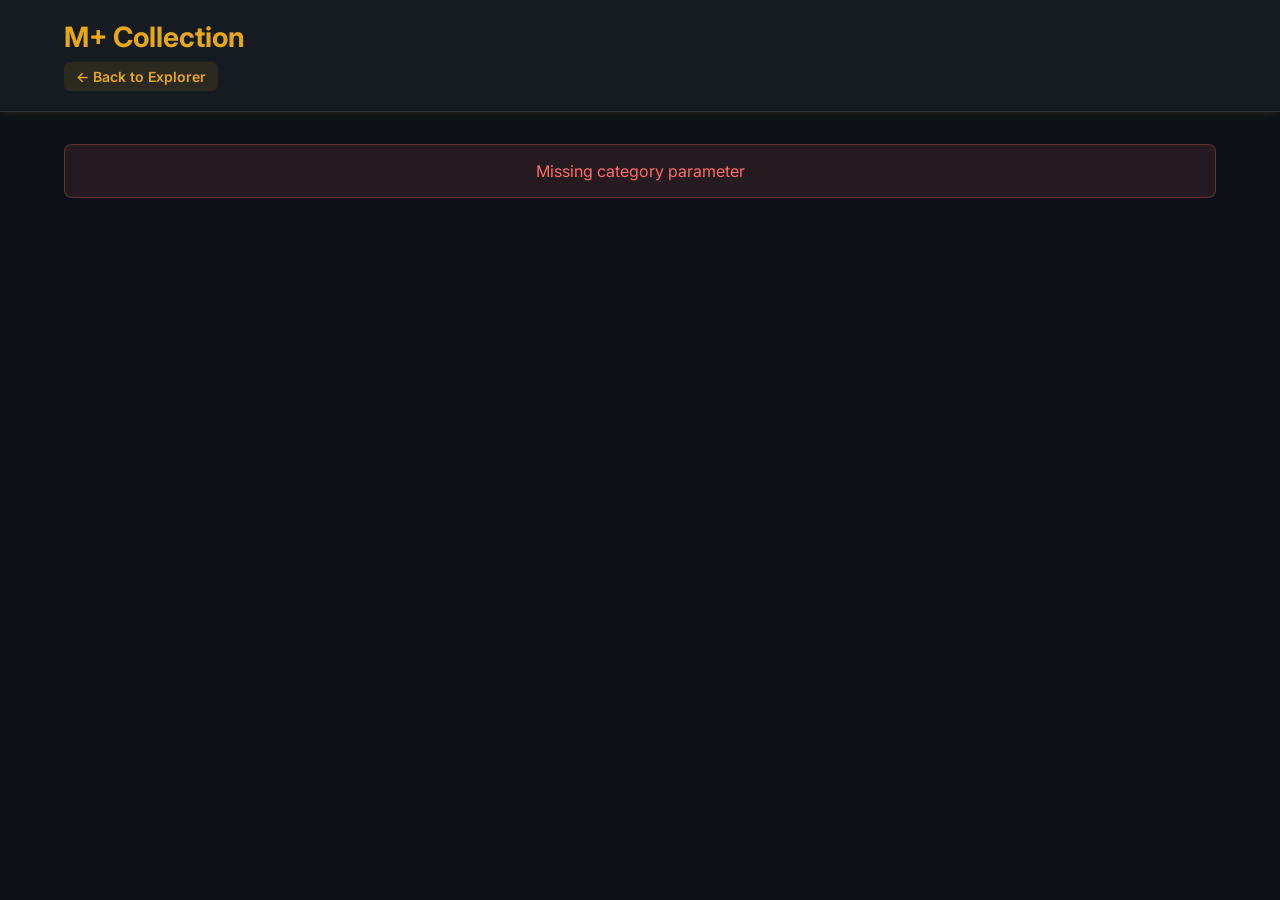
<file: viewByCategory.html>
<!DOCTYPE html>
<html lang="en">
<head>
  <meta charset="UTF-8">
  <meta name="viewport" content="width=device-width, initial-scale=1.0">
  <title>Tag View - M+ Collection</title>
  <link rel="preconnect" href="https://fonts.googleapis.com">
  <link rel="preconnect" href="https://fonts.gstatic.com" crossorigin>
  <link href="https://fonts.googleapis.com/css2?family=Inter:wght@400;500;600;700&display=swap" rel="stylesheet">
  <style>
    :root {
      --bg-dark: #0d1117;
      --bg-secondary: #161b22;
      --bg-card: #1a1f2e;
      --border-color: #30363d;
      --text-primary: #e6e8eb;
      --text-secondary: #8b949e;
      --text-muted: #6e7681;
      --gold: #E6A817;
    }

    * {
      box-sizing: border-box;
      margin: 0;
      padding: 0;
    }

    html, body {
      margin: 0;
      min-height: 100%;
      background: var(--bg-dark);
      color: var(--text-primary);
      font-family: 'Inter', -apple-system, BlinkMacSystemFont, 'Segoe UI', Roboto, Oxygen, Ubuntu, Cantarell, sans-serif;
    }

    a {
      color: var(--gold);
      text-decoration: none;
      transition: opacity 0.2s;
    }

    a:hover {
      opacity: 0.8;
    }

    header {
      border-bottom: 1px solid var(--border-color);
      background: var(--bg-secondary);
      padding: 20px 0;
      box-shadow: 0 1px 8px rgba(230, 168, 23, 0.15);
    }

    .container {
      max-width: 1200px;
      margin: 0 auto;
      padding: 0 24px;
    }

    h1 {
      font-size: 28px;
      margin-bottom: 8px;
      color: var(--gold);
      font-weight: 700;
    }

    .breadcrumb {
      font-size: 14px;
      color: var(--text-secondary);
      margin-top: 8px;
    }

    .breadcrumb a {
      color: var(--gold);
      font-weight: 600;
      display: inline-flex;
      align-items: center;
      gap: 4px;
      padding: 6px 12px;
      background: rgba(230, 168, 23, 0.1);
      border-radius: 6px;
      transition: all 0.2s;
    }

    .breadcrumb a:hover {
      background: rgba(230, 168, 23, 0.2);
      transform: translateX(-2px);
    }

    main {
      padding: 32px 0;
    }

    .tag-info {
      background: var(--bg-card);
      border: 1px solid var(--border-color);
      border-radius: 12px;
      padding: 24px;
      margin-bottom: 32px;
    }

    .tag-title {
      font-size: 32px;
      font-weight: 700;
      margin-bottom: 12px;
      color: var(--text-primary);
    }

    .tag-stats {
      font-size: 14px;
      color: var(--text-secondary);
      display: flex;
      gap: 24px;
      flex-wrap: wrap;
    }

    .stat {
      display: flex;
      align-items: center;
      gap: 8px;
    }

    .stat-value {
      font-weight: 600;
      color: var(--gold);
    }

    .object-grid {
      display: grid;
      grid-template-columns: repeat(2, 1fr);
      gap: 20px;
    }

    .object-card {
      background: var(--bg-card);
      border: 1px solid var(--border-color);
      border-left: 3px solid var(--gold);
      border-radius: 12px;
      padding: 20px;
      transition: all 0.3s ease-out;
    }

    .object-card:hover {
      border-left-color: #f0b830;
      border-color: var(--gold);
      transform: translateY(-3px);
      box-shadow: 0 8px 24px rgba(0, 0, 0, 0.3), 0 0 0 1px rgba(230, 168, 23, 0.2);
      background: rgba(26, 31, 46, 0.8);
    }

    .object-title {
      font-size: 16px;
      font-weight: 600;
      color: var(--text-primary);
      margin-bottom: 6px;
      line-height: 1.4;
    }

    .object-title-tc {
      font-size: 14px;
      color: var(--text-secondary);
      margin-bottom: 12px;
      line-height: 1.4;
    }

    .object-meta {
      display: flex;
      flex-direction: column;
      gap: 6px;
      font-size: 13px;
      color: var(--text-muted);
    }

    .object-meta-row {
      display: grid;
      grid-template-columns: 80px 1fr;
      gap: 12px;
    }

    .object-meta-label {
      font-weight: 500;
      color: var(--text-secondary);
    }

    .error {
      color: #ff6b6b;
      padding: 16px;
      background: rgba(255, 107, 107, 0.1);
      border: 1px solid rgba(255, 107, 107, 0.3);
      border-radius: 8px;
      text-align: center;
    }

    .loading {
      text-align: center;
      padding: 48px;
      color: var(--text-secondary);
    }

    .spinner {
      width: 40px;
      height: 40px;
      border: 3px solid var(--border-color);
      border-top-color: var(--gold);
      border-radius: 50%;
      animation: spin 0.8s linear infinite;
      margin: 0 auto 16px;
    }

    @keyframes spin {
      to { transform: rotate(360deg); }
    }

    .tag-badge {
      display: inline-block;
      padding: 4px 10px;
      background: rgba(230, 168, 23, 0.15);
      border: 1px solid rgba(230, 168, 23, 0.3);
      border-radius: 6px;
      font-size: 12px;
      font-weight: 600;
      color: var(--gold);
      margin-right: 8px;
    }

    .sort-controls {
      margin-top: 16px;
      display: flex;
      gap: 8px;
      flex-wrap: wrap;
    }

    .sort-btn {
      padding: 6px 12px;
      background: var(--bg-dark);
      border: 1px solid var(--border-color);
      border-radius: 6px;
      color: var(--text-secondary);
      font-size: 12px;
      cursor: pointer;
      transition: all 0.2s;
      font-family: inherit;
    }

    .sort-btn:hover {
      background: var(--bg-card);
      border-color: var(--gold);
      color: var(--text-primary);
    }

    .sort-btn.active {
      background: var(--gold);
      border-color: var(--gold);
      color: var(--bg-dark);
      font-weight: 600;
    }

    @media (max-width: 768px) {
      .object-grid {
        grid-template-columns: 1fr;
      }

      .tag-title {
        font-size: 24px;
      }

      h1 {
        font-size: 22px;
      }

      .tag-info {
        padding: 16px;
      }
    }
  </style>
</head>
<body>
  <header>
    <div class="container">
      <h1>M+ Collection</h1>
      <div class="breadcrumb">
        <a href="./index.html">← Back to Explorer</a>
      </div>
    </div>
  </header>

  <main>
    <div class="container">
      <div id="loading" class="loading">
        <div class="spinner"></div>
        <div>Loading objects...</div>
      </div>

      <div id="content" style="display: none;">
        <div class="tag-info">
          <div class="tag-title" id="tagTitle">Loading...</div>
          <div class="tag-stats">
            <div class="stat">
              <span>Artworks:</span>
              <span class="stat-value" id="artworkCount">0</span>
            </div>
            <div class="stat">
              <span>Type:</span>
              <span class="stat-value" id="tagType">-</span>
            </div>
          </div>
          <div class="sort-controls">
            <span style="font-size: 12px; color: var(--text-muted); margin-right: 4px;">Sort by:</span>
            <button class="sort-btn active" data-sort="default">Default</button>
            <button class="sort-btn" data-sort="title">Title (A-Z)</button>
            <button class="sort-btn" data-sort="date">Date</button>
          </div>
        </div>

        <div class="object-grid" id="objectGrid"></div>
      </div>

      <div id="error" class="error" style="display: none;"></div>
    </div>
  </main>

  <script>
    function getQueryParam(name) {
      const url = new URL(window.location.href);
      return url.searchParams.get(name);
    }

    function getQueryParams(name) {
      const url = new URL(window.location.href);
      return url.searchParams.getAll(name);
    }

    async function loadData() {
      const cacheBust = `v=${Date.now()}`;
      const [indexResp, fullResp] = await Promise.all([
        fetch(`./data/museum-index.json?${cacheBust}`),
        fetch(`./data/pulse.json?${cacheBust}`)
      ]);
      if (!indexResp.ok) throw new Error('Failed to load collection data');
      const index = await indexResp.json();
      if (fullResp.ok) {
        let fullData = await fullResp.json();
        // Filter to Sigg only if sigg=1 param
        if (new URL(window.location.href).searchParams.get('sigg') === '1') {
          fullData = fullData.filter(o => o.sigg);
        }
        index._fullObjects = fullData;
      }
      return index;
    }

    // Build artist name -> URL lookup
    function buildArtistMap(data) {
      const map = {};
      if (data && data.artists) {
        data.artists.forEach(a => {
          if (a.name && a.mplusUrl) map[a.name] = a.mplusUrl;
          if (a.nameTC && a.mplusUrl) map[a.nameTC] = a.mplusUrl;
        });
      }
      return map;
    }

    function generateMplusSlug(name) {
      return name
        .toLowerCase()
        .replace(/&/g, 'and')
        .replace(/[()]/g, '')
        .replace(/[^a-z0-9\s-]/g, '')
        .replace(/\s+/g, '-')
        .replace(/-+/g, '-')
        .replace(/^-|-$/g, '');
    }

    function artistLink(name, artistMap) {
      const url = artistMap[name];
      if (url) return `<a href="${url}" target="_blank" style="color:var(--gold);text-decoration:none;">${name}</a>`;
      // Fallback: generate slug-based M+ URL
      const slug = generateMplusSlug(name);
      if (slug) {
        const fallbackUrl = `https://www.mplus.org.hk/en/collection/makers/${slug}/`;
        return `<a href="${fallbackUrl}" target="_blank" style="color:var(--gold);text-decoration:none;">${name}</a>`;
      }
      return name;
    }

    function sortObjects(objects, sortBy) {
      if (sortBy === 'title') {
        return objects.sort((a, b) => {
          const titleA = (a.title || 'Untitled').toLowerCase();
          const titleB = (b.title || 'Untitled').toLowerCase();
          return titleA.localeCompare(titleB);
        });
      } else if (sortBy === 'date') {
        return objects.sort((a, b) => {
          // Extract year from date string (e.g., "1990" or "1990-2000")
          const yearA = a.date ? parseInt(a.date.match(/\d{4}/)?.[0] || '0') : 0;
          const yearB = b.date ? parseInt(b.date.match(/\d{4}/)?.[0] || '0') : 0;
          return yearB - yearA; // Newest first
        });
      }
      return objects; // default order
    }

    let currentObjects = [];
    let currentTag = null;

    function renderObjects(category, data, sortBy = 'default') {
      const isSigg = new URL(window.location.href).searchParams.get('sigg') === '1';
      // Look up tag from siggTags first in sigg mode, then fall back to tags
      const tag = isSigg
        ? (data.siggTags || []).find(t => t.id === category) || data.tags.find(t => t.id === category)
        : data.tags.find(t => t.id === category);
      
      // Use full objects from pulse.json if available, filter by category
      let objects;

      // For movement/group tags in sigg mode, use siggObjectsByTag directly
      if (isSigg && data.siggObjectsByTag && data.siggObjectsByTag[category]) {
        objects = data.siggObjectsByTag[category];
      } else if (data._fullObjects) {
        objects = data._fullObjects.filter(o => {
          // Match against all fields: area, category, medium, country, decade
          if (o.area === category || o.category === category ||
              o.medium === category || o.decade === category ||
              o.country === category || o.artistName === category) return true;
          // Also check arrays
          if (o.areas && o.areas.includes(category)) return true;
          if (o.categories && o.categories.includes(category)) return true;
          return false;
        }).map(o => ({
          id: o.id,
          title: o.title,
          titleTC: o.titleTC,
          areas: o.areas || [o.area].filter(Boolean),
          categories: o.categories || [o.category].filter(Boolean),
          medium: o.medium,
          date: o.year ? String(o.year) : '',
          artistName: o.artistName,
          country: o.country || ''
        }));
      } else {
        objects = (isSigg && data.siggObjectsByTag ? data.siggObjectsByTag[category] : null) || data.objectsByTag[category] || [];
      }

      currentTag = tag;
      currentObjects = objects;

      // Update tag info
      document.getElementById('tagTitle').textContent = category;

      const displayCount = objects.length;

      document.getElementById('artworkCount').textContent = displayCount;
      document.getElementById('tagType').textContent = tag ? tag.type : 'unknown';

      // Sort objects
      objects = sortObjects([...objects], sortBy);

      // Render object cards
      const grid = document.getElementById('objectGrid');
      grid.innerHTML = '';
      const oldBtn = document.getElementById('loadMoreBtn');
      if (oldBtn) oldBtn.remove();

      if (objects.length === 0) {
        grid.innerHTML = '<div class="error">No objects found for this tag.</div>';
        return;
      }

      let displayedCount = 0;
      const PAGE_SIZE = 100;
      const sortedObjects = sortObjects([...objects], sortBy);
      const artistMap = buildArtistMap(data);

      function renderBatch() {
        const batch = sortedObjects.slice(displayedCount, displayedCount + PAGE_SIZE);
        batch.forEach(obj => {
          const card = document.createElement('div');
          card.className = 'object-card';

        const title = document.createElement('div');
        title.className = 'object-title';
        title.textContent = obj.title || 'Untitled';
        card.appendChild(title);

        if (obj.titleTC) {
          const titleTC = document.createElement('div');
          titleTC.className = 'object-title-tc';
          titleTC.textContent = obj.titleTC;
          card.appendChild(titleTC);
        }

        const meta = document.createElement('div');
        meta.className = 'object-meta';

        if (obj.date) {
          const row = document.createElement('div');
          row.className = 'object-meta-row';
          row.innerHTML = `
            <span class="object-meta-label">Date</span>
            <span>${obj.date}</span>
          `;
          meta.appendChild(row);
        }

        if (obj.artistName) {
          const row = document.createElement('div');
          row.className = 'object-meta-row';
          const linkedName = artistLink(obj.artistName, artistMap);
          const artistDisplay = obj.artistNameTC
            ? `${linkedName} (${obj.artistNameTC})`
            : linkedName;
          row.innerHTML = `
            <span class="object-meta-label">Artist</span>
            <span>${artistDisplay}</span>
          `;
          meta.appendChild(row);
        }

        if (obj.country) {
          const row = document.createElement('div');
          row.className = 'object-meta-row';
          row.innerHTML = `
            <span class="object-meta-label">Country</span>
            <span>${obj.country}</span>
          `;
          meta.appendChild(row);
        }

        if (obj.medium) {
          const row = document.createElement('div');
          row.className = 'object-meta-row';
          row.innerHTML = `
            <span class="object-meta-label">Medium</span>
            <span>${obj.medium}</span>
          `;
          meta.appendChild(row);
        }

        if (obj.areas && obj.areas.length > 0) {
          const row = document.createElement('div');
          row.className = 'object-meta-row';
          row.innerHTML = `
            <span class="object-meta-label">Area</span>
            <span>${obj.areas.join(', ')}</span>
          `;
          meta.appendChild(row);
        }

        if (obj.categories && obj.categories.length > 0) {
          const row = document.createElement('div');
          row.className = 'object-meta-row';
          row.innerHTML = `
            <span class="object-meta-label">Categories</span>
            <span>${obj.categories.slice(0, 3).join(', ')}</span>
          `;
          meta.appendChild(row);
        }

        card.appendChild(meta);
        grid.appendChild(card);
      });
        displayedCount += batch.length;

        // Remove old load-more button
        const oldBtn = document.getElementById('loadMoreBtn');
        if (oldBtn) oldBtn.remove();

        // Add load more if needed
        if (displayedCount < sortedObjects.length) {
          const btn = document.createElement('button');
          btn.id = 'loadMoreBtn';
          btn.textContent = `Load more (${displayedCount}/${sortedObjects.length})`;
          btn.style.cssText = 'display:block;margin:20px auto;padding:10px 24px;background:var(--gold);color:var(--bg-dark);border:none;border-radius:8px;font-size:14px;font-weight:600;cursor:pointer;';
          btn.addEventListener('click', renderBatch);
          grid.after(btn);
        }
      }
      renderBatch();
    }

    function renderMultiTag(tags, data) {
      const isSigg = new URL(window.location.href).searchParams.get('sigg') === '1';

      // If single tag in sigg mode and it's a movement/group, delegate to renderObjects
      if (tags.length === 1 && isSigg && data.siggObjectsByTag && data.siggObjectsByTag[tags[0]]) {
        renderObjects(tags[0], data);
        return;
      }

      if (!data._fullObjects) {
        document.getElementById('error').textContent = 'Full data not available';
        document.getElementById('error').style.display = 'block';
        return;
      }

      // Build lookup sets from siggObjectsByTag for movement/group tags
      const siggIdSets = {};
      if (isSigg && data.siggObjectsByTag) {
        tags.forEach(tag => {
          if (data.siggObjectsByTag[tag]) {
            siggIdSets[tag] = new Set(data.siggObjectsByTag[tag].map(o => o.id));
          }
        });
      }

      // Cross-filter: AND across tags
      const objects = data._fullObjects.filter(o => {
        return tags.every(tag => {
          // Check siggObjectsByTag lookup first (for movement/group tags)
          if (siggIdSets[tag]) return siggIdSets[tag].has(o.id);
          return o.area === tag || o.category === tag ||
                 o.medium === tag || o.decade === tag ||
                 o.country === tag ||
                 (o.areas && o.areas.includes(tag)) ||
                 (o.categories && o.categories.includes(tag));
        });
      }).map(o => ({
        id: o.id,
        title: o.title,
        titleTC: o.titleTC,
        areas: o.areas || [o.area].filter(Boolean),
        categories: o.categories || [o.category].filter(Boolean),
        medium: o.medium,
        date: o.year ? String(o.year) : '',
        artistName: o.artistName,
        country: o.country || ''
      }));

      document.getElementById('tagTitle').textContent = tags.join(' + ');
      document.getElementById('artworkCount').textContent = objects.length.toLocaleString();
      document.getElementById('tagType').textContent = 'Cross-filter';

      currentObjects = objects;

      const grid = document.getElementById('objectGrid');
      grid.innerHTML = '';
      const oldBtn = document.getElementById('loadMoreBtn');
      if (oldBtn) oldBtn.remove();

      if (objects.length === 0) {
        grid.innerHTML = '<div class="error">No objects match all selected tags.</div>';
        return;
      }

      let displayedCount = 0;
      const PAGE_SIZE = 100;
      const sortedObjects = objects;
      const artistMap = buildArtistMap(data);

      function renderBatch() {
        const batch = sortedObjects.slice(displayedCount, displayedCount + PAGE_SIZE);
        batch.forEach(obj => {
          const card = document.createElement('div');
          card.className = 'object-card';
          const titleEl = document.createElement('div');
          titleEl.className = 'object-title';
          titleEl.textContent = obj.title || 'Untitled';
          card.appendChild(titleEl);
          if (obj.titleTC) {
            const tc = document.createElement('div');
            tc.className = 'object-title-tc';
            tc.textContent = obj.titleTC;
            card.appendChild(tc);
          }
          const meta = document.createElement('div');
          meta.className = 'object-meta';
          [['Date', obj.date], ['Artist', obj.artistName], ['Country', obj.country], ['Medium', obj.medium]].forEach(([label, val]) => {
            if (val) {
              const row = document.createElement('div');
              row.className = 'object-meta-row';
              if (label === 'Artist') {
                row.innerHTML = `<span class="object-meta-label">${label}</span><span>${artistLink(val, artistMap)}</span>`;
              } else {
                row.innerHTML = `<span class="object-meta-label">${label}</span><span>${val}</span>`;
              }
              meta.appendChild(row);
            }
          });
          card.appendChild(meta);
          grid.appendChild(card);
        });
        displayedCount += batch.length;
        const old = document.getElementById('loadMoreBtn');
        if (old) old.remove();
        if (displayedCount < sortedObjects.length) {
          const btn = document.createElement('button');
          btn.id = 'loadMoreBtn';
          btn.textContent = `Load more (${displayedCount}/${sortedObjects.length})`;
          btn.style.cssText = 'display:block;margin:20px auto;padding:10px 24px;background:var(--gold);color:var(--bg-dark);border:none;border-radius:8px;font-size:14px;font-weight:600;cursor:pointer;';
          btn.addEventListener('click', renderBatch);
          grid.after(btn);
        }
      }
      renderBatch();
    }

    async function init() {
      const category = getQueryParam('category');
      const multiTags = getQueryParams('tag');

      if (!category && multiTags.length === 0) {
        document.getElementById('loading').style.display = 'none';
        document.getElementById('error').style.display = 'block';
        document.getElementById('error').textContent = 'Missing category parameter';
        return;
      }

      try {
        const data = await loadData();
        
        if (multiTags.length > 0) {
          // Multi-tag cross filter mode
          renderMultiTag(multiTags, data);
        } else {
          renderObjects(category, data);
        }

        document.getElementById('loading').style.display = 'none';
        document.getElementById('content').style.display = 'block';

        // Setup sort buttons
        document.querySelectorAll('.sort-btn').forEach(btn => {
          btn.addEventListener('click', () => {
            document.querySelectorAll('.sort-btn').forEach(b => b.classList.remove('active'));
            btn.classList.add('active');
            const sortBy = btn.dataset.sort;
            renderObjects(category, data, sortBy);
          });
        });
      } catch (error) {
        console.error('Error:', error);
        document.getElementById('loading').style.display = 'none';
        document.getElementById('error').style.display = 'block';
        document.getElementById('error').textContent = `Error: ${error.message}`;
      }
    }

    if (document.readyState === 'loading') {
      document.addEventListener('DOMContentLoaded', init);
    } else {
      init();
    }
  </script>
</body>
</html>
</file>
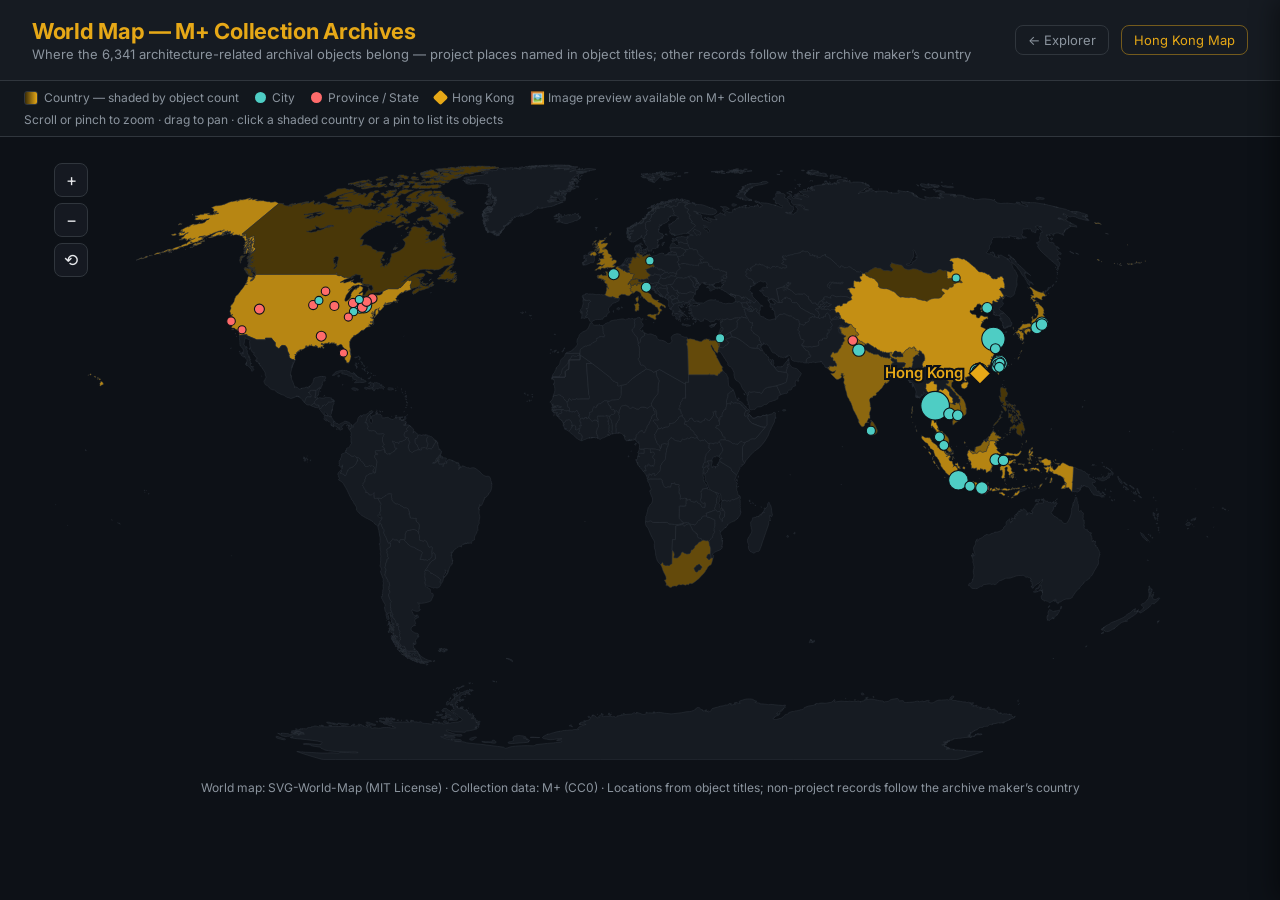
<file: worldmap.html>
<!DOCTYPE html>
<html lang="en">
<head>
  <meta charset="UTF-8">
  <meta name="viewport" content="width=device-width, initial-scale=1.0">
  <title>World Map — M+ Collection Archives</title>
  <link rel="preconnect" href="https://fonts.googleapis.com">
  <link rel="preconnect" href="https://fonts.gstatic.com" crossorigin>
  <link href="https://fonts.googleapis.com/css2?family=Inter:wght@400;500;600;700&display=swap" rel="stylesheet">
  <style>
    :root {
      --bg: #0d1117; --surface: #161b22; --card: #1a1f2e; --border: #30363d;
      --text: #e6e8eb; --muted: #8b949e;
      --gold: #E6A817; --teal: #4ecdc4; --coral: #ff6b6b;
    }
    * { margin: 0; padding: 0; box-sizing: border-box; }
    body { font-family: 'Inter', sans-serif; background: var(--bg); color: var(--text); min-height: 100vh; }

    header {
      padding: 18px 32px; display: flex; align-items: center; justify-content: space-between;
      border-bottom: 1px solid var(--border); background: var(--surface); flex-wrap: wrap; gap: 12px;
    }
    header h1 { font-size: 22px; font-weight: 700; color: var(--gold); letter-spacing: -0.3px; }
    header .subtitle { color: var(--muted); font-size: 13px; margin-top: 2px; }
    .nav-links { display: flex; gap: 12px; }
    .nav-links a {
      color: var(--muted); text-decoration: none; font-size: 13px; padding: 6px 12px;
      border: 1px solid var(--border); border-radius: 8px; transition: all 0.2s;
    }
    .nav-links a:hover { color: var(--text); border-color: var(--muted); }
    .nav-links a.gold-link { color: var(--gold); border-color: rgba(230,168,23,0.45); }
    .nav-links a.gold-link:hover { background: rgba(230,168,23,0.12); color: var(--gold); }

    .legend-bar {
      display: flex; gap: 7px 16px; align-items: center; flex-wrap: wrap;
      padding: 9px 24px; border-bottom: 1px solid var(--border); background: rgba(22,27,34,0.6);
      font-size: 12px; color: var(--muted);
    }
    .legend-item { display: flex; align-items: center; gap: 6px; }
    .swatch { width: 14px; height: 14px; border-radius: 3px; background: linear-gradient(90deg, #3a2c07, var(--gold)); border: 1px solid var(--border); }
    .dot { width: 11px; height: 11px; border-radius: 50%; }
    .dot.city { background: var(--teal); }
    .dot.province { background: var(--coral); }
    .diamond { width: 11px; height: 11px; background: var(--gold); transform: rotate(45deg); border-radius: 2px; }
    .legend-hint { flex-basis: 100%; font-size: 12px; }

    .map-wrap { position: relative; max-width: 1240px; margin: 0 auto; padding: 18px 24px 6px; }
    #mapHolder { position: relative; }
    #mapHolder svg { width: 100%; height: auto; display: block; }
    #mapHolder rect#World, #mapHolder path#Ocean { display: none; }
    #mapHolder svg path, #mapHolder svg circle {
      fill: #161b22; stroke: #30363d; stroke-width: 0.4;
    }
    #mapHolder svg g.has-data { cursor: pointer; }
    #pinLayer { position: absolute; inset: 0; width: 100%; height: 100%; pointer-events: none; }
    #pinLayer .pin { pointer-events: auto; cursor: pointer; stroke: #0d1117; stroke-width: 0.9; }
    #pinLayer .pin:hover { stroke: #ffffff; stroke-width: 1.4; }
    #pinLayer .hk-marker { pointer-events: auto; }
    #pinLayer .hk-label {
      font-family: 'Inter', sans-serif; font-size: 12.5px; font-weight: 600; fill: var(--gold);
      paint-order: stroke; stroke: #0d1117; stroke-width: 3.5px; pointer-events: none;
    }

    #mapHolder svg g.country-hl path { stroke: #ffffff; stroke-width: 1.5; }
    .pin-hl { fill: none; stroke: #ffffff; pointer-events: none; }
    #pinLayer .pin-hl { fill: none; stroke: #ffffff; }
    .zoom-controls { position: absolute; top: 26px; left: 34px; display: flex; flex-direction: column; gap: 6px; z-index: 50; }
    .zoom-controls button {
      width: 34px; height: 34px; border-radius: 8px; border: 1px solid var(--border);
      background: rgba(22,27,34,0.92); color: var(--text); font-size: 17px; cursor: pointer; line-height: 1;
      font-family: 'Inter', sans-serif;
    }
    .zoom-controls button:hover { border-color: var(--gold); color: var(--gold); }
    #mapHolder { cursor: grab; touch-action: none; }
    #mapHolder.dragging { cursor: grabbing; }

    .tooltip {
      position: fixed; padding: 9px 13px; background: rgba(26,31,46,0.97);
      border: 1px solid var(--border); border-radius: 8px; font-size: 12px;
      pointer-events: none; opacity: 0; transition: opacity 0.12s; z-index: 200; max-width: 280px;
    }
    .tooltip .tt { font-weight: 600; color: var(--gold); margin-bottom: 2px; }
    .tooltip .tm { color: var(--muted); line-height: 1.5; }

    .panel {
      position: fixed; top: 0; right: -430px; width: 430px; max-width: 100vw; height: 100%;
      background: var(--card); border-left: 1px solid var(--border); z-index: 300;
      display: flex; flex-direction: column; transition: right 0.25s ease;
      box-shadow: -4px 0 24px rgba(0,0,0,0.45);
    }
    .panel.open { right: 0; }
    .panel-header { padding: 20px 24px; border-bottom: 1px solid var(--border); display: flex; justify-content: space-between; align-items: flex-start; flex-shrink: 0; }
    .panel-title { font-size: 19px; font-weight: 700; line-height: 1.3; }
    .panel-title-tc { font-size: 14px; color: var(--muted); margin-top: 2px; }
    .panel-meta { font-size: 12px; color: var(--gold); margin-top: 8px; text-transform: uppercase; letter-spacing: 0.5px; font-weight: 600; }
    .panel-close { background: none; border: none; color: var(--muted); font-size: 24px; cursor: pointer; width: 32px; height: 32px; border-radius: 6px; line-height: 1; }
    .panel-close:hover { background: rgba(255,255,255,0.08); color: var(--text); }
    .panel-content { flex: 1; overflow-y: auto; padding: 14px 24px 20px; }
    .obj-row { padding: 9px 0; border-bottom: 1px solid rgba(48,54,61,0.6); }
    .obj-title { font-size: 13px; line-height: 1.45; }
    .obj-title a { color: #e8b64c; text-decoration: none; }
    .obj-title a:hover { text-decoration: underline; }
    .obj-fonds { font-size: 11px; color: var(--muted); margin-top: 2px; }
    .more-note { padding: 14px 0; font-size: 12px; color: var(--muted); text-align: center; }
    .tree-controls { display: flex; gap: 8px; margin: 2px 0 6px; }
    .tree-ctl { background: rgba(230,168,23,0.08); border: 1px solid var(--border); color: var(--gold); font-size: 11px; padding: 3px 10px; border-radius: 20px; cursor: pointer; font-family: inherit; }
    .tree-ctl:hover { background: rgba(230,168,23,0.18); }
    .tree-row { display: flex; gap: 2px; padding: 6px 0; border-bottom: 1px solid rgba(48,54,61,0.6); align-items: flex-start; }
    .tree-toggle { background: none; border: none; color: var(--gold); cursor: pointer; font-size: 11px; width: 16px; flex-shrink: 0; padding: 2px 0 0; line-height: 1.4; font-family: inherit; }
    .tree-toggle.leaf { color: var(--muted); cursor: default; opacity: 0.5; }
    .tree-main { flex: 1; min-width: 0; }
    .tree-badge { display: inline-block; font-size: 9px; font-weight: 700; letter-spacing: 0.4px; text-transform: uppercase; padding: 1px 6px; border-radius: 8px; margin-right: 6px; vertical-align: 1px; background: rgba(255,255,255,0.08); color: var(--muted); }
    .tree-badge.lv-fonds { background: var(--gold); color: #0d1117; }
    .tree-badge.lv-subfonds { background: #b8860b; color: #fff; }
    .tree-badge.lv-series { background: rgba(78,205,196,0.18); color: #4ecdc4; }
    .tree-badge.lv-subseries { background: rgba(78,205,196,0.10); color: #7fd8d2; }
    .tree-badge.lv-subsub { background: rgba(78,205,196,0.07); color: #9adcd8; }
    .tree-badge.lv-file { background: rgba(255,255,255,0.10); color: #c9d1d9; }

    footer { padding: 14px 32px 22px; color: var(--muted); font-size: 12px; text-align: center; }
    .loading { text-align: center; color: var(--muted); padding: 60px 0; font-size: 14px; }

    @media (max-width: 768px) {
      header { padding: 14px 18px; }
      .legend-bar { padding: 10px 18px; }
      .legend-hint { margin-left: 0; }
      .map-wrap { padding: 12px 8px 4px; }
      .zoom-controls { top: 18px; left: 14px; }
      .panel { width: 100vw; right: -100vw; }
    }
  </style>
</head>
<body>

<header>
  <div>
    <h1>World Map — M+ Collection Archives</h1>
    <div class="subtitle">Where the 6,341 architecture-related archival objects belong — project places named in object titles; other records follow their archive maker’s country</div>
  </div>
  <div class="nav-links">
    <a href="./index.html">← Explorer</a>
    <a href="./hkmap.html" class="gold-link">Hong Kong Map</a>
  </div>
</header>

<div class="legend-bar">
  <span class="legend-item"><span class="swatch"></span> Country — shaded by object count</span>
  <span class="legend-item"><span class="dot city"></span> City</span>
  <span class="legend-item"><span class="dot province"></span> Province / State</span>
  <span class="legend-item"><span class="diamond"></span> Hong Kong</span>
  <span class="legend-item">🖼️ Image preview available on M+ Collection</span>
  <span class="legend-hint">Scroll or pinch to zoom · drag to pan · click a shaded country or a pin to list its objects</span>
</div>

<div class="map-wrap">
  <div id="mapHolder"><div class="loading" id="loadingMsg">Loading map…</div></div>
  <div class="zoom-controls">
    <button id="zoomIn" aria-label="Zoom in">+</button>
    <button id="zoomOut" aria-label="Zoom out">−</button>
    <button id="zoomReset" aria-label="Reset view">⟲</button>
  </div>
</div>

<footer>World map: SVG-World-Map (MIT License) · Collection data: M+ (CC0) · Locations from object titles; non-project records follow the archive maker’s country</footer>

<div class="tooltip" id="tooltip"></div>

<div class="panel" id="panel">
  <div class="panel-header">
    <div>
      <div class="panel-title" id="panelTitle">—</div>
      <div class="panel-title-tc" id="panelTitleTC"></div>
      <div class="panel-meta" id="panelMeta"></div>
    </div>
    <button class="panel-close" id="panelClose" aria-label="Close">×</button>
  </div>
  <div class="panel-content" id="panelContent"></div>
</div>

<script>
const tooltip = document.getElementById('tooltip');
const panel = document.getElementById('panel');
let objectsByLocation = {};
let mplusLinks = {}; // id -> {u: official M+ page URL, n: objectNumber}
let mplusImages = {}; // id -> 1 when the M+ page shows an image

function goldColor(count, max) {
  const t = Math.log(1 + count) / Math.log(1 + max);
  const r = Math.round(58 + (230 - 58) * t);
  const g = Math.round(44 + (168 - 44) * t);
  const b = Math.round(7 + (23 - 7) * t);
  return `rgb(${r},${g},${b})`;
}
function fmt(n) { return n.toLocaleString('en-US'); }

function showTooltip(html, x, y) {
  tooltip.innerHTML = html;
  tooltip.style.opacity = '1';
  tooltip.style.left = Math.min(x + 14, window.innerWidth - 290) + 'px';
  tooltip.style.top = Math.min(y + 12, window.innerHeight - 110) + 'px';
}
function hideTooltip() { tooltip.style.opacity = '0'; }


/* ---------- archival tree for object lists (nests by reference code) ---------- */
const LEVEL_CLASS = { 'Fonds': 'lv-fonds', 'Sub-fonds': 'lv-subfonds', 'Series': 'lv-series', 'Subseries': 'lv-subseries', 'Sub-subseries': 'lv-subsub', 'File': 'lv-file', 'Item': 'lv-item' };
function segCompare(a, b) {
  const pa = a.split('/'), pb = b.split('/');
  for (let i = 0; i < Math.max(pa.length, pb.length); i++) {
    if (pa[i] === undefined) return -1;
    if (pb[i] === undefined) return 1;
    const na = parseFloat(pa[i]), nb = parseFloat(pb[i]);
    if (!isNaN(na) && !isNaN(nb) && na !== nb) return na - nb;
    if (pa[i] !== pb[i]) return pa[i] < pb[i] ? -1 : 1;
  }
  return 0;
}
function buildObjTree(list) {
  const byCode = new Map();
  list.forEach(o => {
    const lk = mplusLinks[o.id];
    if (!lk || byCode.has(lk.n)) return;
    byCode.set(lk.n, { o, code: lk.n, level: lk.l || '', children: [] });
  });
  const roots = [];
  byCode.forEach(node => {
    let p = node.code, parent = null;
    while (p.includes('/')) { p = p.slice(0, p.lastIndexOf('/')); if (byCode.has(p)) { parent = byCode.get(p); break; } }
    if (parent) parent.children.push(node); else roots.push(node);
  });
  const srt = arr => { arr.sort((a, b) => segCompare(a.code, b.code)); arr.forEach(n => srt(n.children)); };
  srt(roots);
  return roots;
}
function renderObjTree(container, list) {
  const roots = buildObjTree(list);
  const expanded = new Set();
  roots.forEach(r => { expanded.add(r.code); r.children.forEach(c => expanded.add(c.code)); });
  const controls = document.createElement('div');
  controls.className = 'tree-controls';
  const bAll = document.createElement('button'); bAll.className = 'tree-ctl'; bAll.textContent = 'Expand all';
  const bNone = document.createElement('button'); bNone.className = 'tree-ctl'; bNone.textContent = 'Collapse all';
  controls.appendChild(bAll); controls.appendChild(bNone);
  container.appendChild(controls);
  const wrap = document.createElement('div');
  wrap.className = 'obj-tree-box';
  container.appendChild(wrap);
  function draw() {
    wrap.innerHTML = '';
    const frag = document.createDocumentFragment();
    function walk(node, depth) {
      const row = document.createElement('div');
      row.className = 'tree-row';
      row.style.paddingLeft = (depth * 15) + 'px';
      const tg = document.createElement('button');
      tg.className = 'tree-toggle';
      if (node.children.length) {
        tg.textContent = expanded.has(node.code) ? '\u25be' : '\u25b8';
        tg.addEventListener('click', () => { if (expanded.has(node.code)) expanded.delete(node.code); else expanded.add(node.code); draw(); });
      } else { tg.textContent = '\u00b7'; tg.classList.add('leaf'); }
      row.appendChild(tg);
      const main = document.createElement('div'); main.className = 'tree-main';
      const t = document.createElement('div'); t.className = 'obj-title';
      if (node.level) { const b = document.createElement('span'); b.className = 'tree-badge ' + (LEVEL_CLASS[node.level] || 'lv-item'); b.textContent = node.level; t.appendChild(b); }
      const lk = mplusLinks[node.o.id];
      if (lk) { const a = document.createElement('a'); a.href = lk.u; a.target = '_blank'; a.rel = 'noopener'; a.textContent = node.o.title + ' \u2197'; t.appendChild(a); }
      else t.appendChild(document.createTextNode(node.o.title));
      if (lk && mplusImages[node.o.id] && (lk.l === 'Item' || lk.l === 'File' || lk.l === 'Piece')) { const ic = document.createElement('span'); ic.className = 'img-ic'; ic.textContent = ' \u{1F5BC}\uFE0F'; ic.title = 'Image available on the M+ website'; t.appendChild(ic); }
      const f = document.createElement('div'); f.className = 'obj-fonds';
      f.textContent = node.code + ' \u00b7 ' + node.o.fonds;
      main.appendChild(t); main.appendChild(f);
      row.appendChild(main);
      frag.appendChild(row);
      if (expanded.has(node.code)) node.children.forEach(c => walk(c, depth + 1));
    }
    roots.forEach(r => walk(r, 0));
    wrap.appendChild(frag);
  }
  bAll.addEventListener('click', () => { const add = n => { expanded.add(n.code); n.children.forEach(add); }; roots.forEach(add); draw(); });
  bNone.addEventListener('click', () => { expanded.clear(); draw(); });
  draw();
}


/* ---------- world panel tree: one extra layer grouping records by archive ---------- */
function renderWorldTree(container, list) {
  const groups = new Map();
  list.forEach(o => {
    const lk = mplusLinks[o.id];
    if (!lk) return;
    const prefix = lk.n.split('/')[0];
    if (!groups.has(prefix)) groups.set(prefix, { prefix, name: o.fonds, records: [] });
    groups.get(prefix).records.push(o);
  });
  const gList = [...groups.values()].sort((a, b) => segCompare(a.prefix, b.prefix));
  const top = gList.map(g => {
    const roots = buildObjTree(g.records);
    const fondsRoot = roots.find(r => r.code === g.prefix);
    if (fondsRoot) return { key: 'G:' + g.prefix, record: fondsRoot, children: roots.filter(r => r !== fondsRoot), count: g.records.length, prefix: g.prefix };
    return { key: 'G:' + g.prefix, record: null, label: g.name, children: roots, count: g.records.length, prefix: g.prefix };
  });
  const expanded = new Set();
  top.forEach(g => { expanded.add(g.key); g.children.forEach(c => expanded.add(c.code)); });
  const controls = document.createElement('div');
  controls.className = 'tree-controls';
  const bAll = document.createElement('button'); bAll.className = 'tree-ctl'; bAll.textContent = 'Expand all';
  const bNone = document.createElement('button'); bNone.className = 'tree-ctl'; bNone.textContent = 'Collapse all';
  controls.appendChild(bAll); controls.appendChild(bNone);
  container.appendChild(controls);
  const wrap = document.createElement('div');
  wrap.className = 'obj-tree-box';
  container.appendChild(wrap);
  function badge(parent, level, cls) { const b = document.createElement('span'); b.className = 'tree-badge ' + cls; b.textContent = level; parent.appendChild(b); }
  function recordRow(node, depth) {
    const row = document.createElement('div');
    row.className = 'tree-row';
    row.style.paddingLeft = (depth * 15) + 'px';
    const tg = document.createElement('button');
    tg.className = 'tree-toggle';
    if (node.children.length) {
      tg.textContent = expanded.has(node.code) ? '\u25be' : '\u25b8';
      tg.addEventListener('click', () => { if (expanded.has(node.code)) expanded.delete(node.code); else expanded.add(node.code); draw(); });
    } else { tg.textContent = '\u00b7'; tg.classList.add('leaf'); }
    row.appendChild(tg);
    const main = document.createElement('div'); main.className = 'tree-main';
    const t = document.createElement('div'); t.className = 'obj-title';
    if (node.level) badge(t, node.level, LEVEL_CLASS[node.level] || 'lv-item');
    const lk = mplusLinks[node.o.id];
    if (lk) { const a = document.createElement('a'); a.href = lk.u; a.target = '_blank'; a.rel = 'noopener'; a.textContent = node.o.title + ' \u2197'; t.appendChild(a); }
    else t.appendChild(document.createTextNode(node.o.title));
    if (lk && mplusImages[node.o.id] && (lk.l === 'Item' || lk.l === 'File' || lk.l === 'Piece')) { const ic = document.createElement('span'); ic.className = 'img-ic'; ic.textContent = ' \u{1F5BC}\uFE0F'; ic.title = 'Image available on the M+ website'; t.appendChild(ic); }
    const f = document.createElement('div'); f.className = 'obj-fonds';
    f.textContent = node.code + ' \u00b7 ' + node.o.fonds;
    main.appendChild(t); main.appendChild(f);
    row.appendChild(main);
    return row;
  }
  function draw() {
    wrap.innerHTML = '';
    const frag = document.createDocumentFragment();
    function walkRec(node, depth) {
      frag.appendChild(recordRow(node, depth));
      if (expanded.has(node.code)) node.children.forEach(c => walkRec(c, depth + 1));
    }
    top.forEach(g => {
      if (g.record) {
        // the fonds record itself heads the group
        const holder = { code: g.key, level: g.record.level, o: g.record.o, children: g.children };
        const row = recordRow({ code: g.key, level: g.record.level, o: g.record.o, children: g.children }, 0);
        frag.appendChild(row);
        if (expanded.has(g.key)) g.children.forEach(c => walkRec(c, 1));
      } else {
        const row = document.createElement('div');
        row.className = 'tree-row';
        const tg = document.createElement('button');
        tg.className = 'tree-toggle';
        tg.textContent = expanded.has(g.key) ? '\u25be' : '\u25b8';
        tg.addEventListener('click', () => { if (expanded.has(g.key)) expanded.delete(g.key); else expanded.add(g.key); draw(); });
        row.appendChild(tg);
        const main = document.createElement('div'); main.className = 'tree-main';
        const t = document.createElement('div'); t.className = 'obj-title';
        badge(t, 'Archive', 'lv-fonds');
        t.appendChild(document.createTextNode(g.label));
        const f = document.createElement('div'); f.className = 'obj-fonds';
        f.textContent = g.prefix + ' \u00b7 ' + g.count + ' objects';
        main.appendChild(t); main.appendChild(f);
        row.appendChild(main);
        frag.appendChild(row);
        if (expanded.has(g.key)) g.children.forEach(c => walkRec(c, 1));
      }
    });
    wrap.appendChild(frag);
  }
  bAll.addEventListener('click', () => { const add = n => { expanded.add(n.code); n.children.forEach(add); }; top.forEach(g => { expanded.add(g.key); g.children.forEach(add); if (g.record) expanded.add(g.record.code); }); draw(); });
  bNone.addEventListener('click', () => { expanded.clear(); draw(); });
  draw();
}

function openPanel(nameEn, nameTc, levelLabel, count) {
  document.getElementById('panelTitle').textContent = nameEn;
  document.getElementById('panelTitleTC').textContent = nameTc || '';
  document.getElementById('panelMeta').textContent = `${levelLabel} · ${fmt(count)} objects`;
  const content = document.getElementById('panelContent');
  content.innerHTML = '';
  const list = objectsByLocation[nameEn] || [];
  if (list.length && Object.keys(mplusLinks).length) {
    renderWorldTree(content, list);
    content.scrollTop = 0;
    panel.classList.add('open');
    return;
  }
  const frag = document.createDocumentFragment();
  list.slice(0, 200).forEach(o => {
    const row = document.createElement('div');
    row.className = 'obj-row';
    const t = document.createElement('div');
    t.className = 'obj-title';
    const mplus = mplusLinks[o.id];
    if (mplus) {
      const a = document.createElement('a');
      a.href = mplus.u; a.target = '_blank'; a.rel = 'noopener';
      a.textContent = o.title + ' ↗';
      t.appendChild(a);
    } else {
      t.textContent = o.title;
    }
    const f = document.createElement('div');
    f.className = 'obj-fonds';
    f.textContent = o.number ? o.number + ' · ' + o.fonds : o.fonds;
    row.appendChild(t); row.appendChild(f);
    frag.appendChild(row);
  });
  content.appendChild(frag);
  if (list.length > 200) {
    const more = document.createElement('div');
    more.className = 'more-note';
    more.textContent = `+ ${fmt(list.length - 200)} more objects`;
    content.appendChild(more);
  }
  if (!list.length) {
    const none = document.createElement('div');
    none.className = 'more-note';
    none.textContent = 'No objects listed for this location.';
    content.appendChild(none);
  }
  content.scrollTop = 0;
  panel.classList.add('open');
}
function closePanel() { panel.classList.remove('open'); if (window.__clearMapHL) window.__clearMapHL(); }
document.getElementById('panelClose').addEventListener('click', closePanel);
document.addEventListener('keydown', e => { if (e.key === 'Escape') closePanel(); });

async function init() {
  const [svgText, world, objects, links, images] = await Promise.all([
    fetch('./assets/world-states.svg').then(r => r.text()),
    fetch('./data/map-world.json?v=2').then(r => r.json()),
    fetch('./data/map-world-objects.json?v=2').then(r => r.json()),
    fetch('./data/mplus-links.json?v=2').then(r => r.json()).catch(() => ({})),
    fetch('./data/mplus-images.json?v=3').then(r => r.json()).catch(() => ({}))
  ]);
  objectsByLocation = objects;
  mplusLinks = links;
  mplusImages = images;

  const holder = document.getElementById('mapHolder');
  holder.innerHTML = svgText;
  const svg = holder.querySelector('svg');
  svg.removeAttribute('width');
  svg.removeAttribute('height');

  const maxCountry = Math.max(...world.countries.map(c => c.count));

  // Choropleth + country interaction
  world.countries.forEach(c => {
    const g = svg.querySelector('#' + CSS.escape(c.iso));
    if (!g) return;
    const shapes = g.querySelectorAll('path, circle');
    const fill = goldColor(c.count, maxCountry);
    shapes.forEach(s => { s.style.fill = fill; });
    g.classList.add('has-data');
    g.addEventListener('mouseenter', e => {
      showTooltip(`<div class="tt"></div><div class="tm"></div>`, e.clientX, e.clientY);
      tooltip.querySelector('.tt').textContent = `${c.name_en}${c.name_tc ? ' ' + c.name_tc : ''}`;
      tooltip.querySelector('.tm').textContent = `${fmt(c.count)} objects — click to list`;
    });
    g.addEventListener('mousemove', e => showTooltip(tooltip.innerHTML, e.clientX, e.clientY));
    g.addEventListener('mouseleave', () => { hideTooltip(); });
    // stopPropagation: in this SVG some country groups nest inside others
    // (Taiwan's group sits inside China's), and a click would otherwise
    // bubble up and let the outer country's handler overwrite the panel.
    g.addEventListener('click', e => { e.stopPropagation(); openPanel(c.name_en, c.name_tc, 'Country', c.count); try { const b = g.getBBox(); animateViewTo(b.x + b.width / 2, b.y + b.height / 2, Math.max(130, b.width * 1.35)); } catch (_) {} setCountryHL(g); hidePinHL(); });
  });

  // Remove the base map's locator rings around micro-island nations —
  // they read as stray circles in the Pacific. Keep any circle that
  // belongs to a country with data.
  const dataIsos = new Set(world.countries.map(c => c.iso));
  svg.querySelectorAll('circle').forEach(el => {
    const g = el.closest('g[id]');
    if (!g || !dataIsos.has(g.id)) el.remove();
  });

  // Pin overlay (same viewBox as the base map)
  const overlay = document.createElementNS('http://www.w3.org/2000/svg', 'svg');
  overlay.setAttribute('viewBox', '0 0 1000 507.209');
  overlay.setAttribute('id', 'pinLayer');
  const maxPin = Math.max(...world.pins.map(p => p.count));
  world.pins.forEach(p => {
    const circle = document.createElementNS('http://www.w3.org/2000/svg', 'circle');
    const r = 3 + 9 * Math.sqrt(p.count / maxPin);
    circle.setAttribute('cx', p.x); circle.setAttribute('cy', p.y); circle.setAttribute('r', r.toFixed(1));
    circle.dataset.baseR = r.toFixed(2);
    circle.setAttribute('class', 'pin');
    circle.style.fill = p.level === 'city' ? '#4ecdc4' : '#ff6b6b';
    circle.addEventListener('mouseenter', e => {
      showTooltip(`<div class="tt"></div><div class="tm"></div>`, e.clientX, e.clientY);
      tooltip.querySelector('.tt').textContent = `${p.name_en}${p.name_tc ? ' ' + p.name_tc : ''}`;
      tooltip.querySelector('.tm').textContent =
        `${p.level === 'city' ? 'City' : 'Province / State'}${p.country ? ' · ' + p.country : ''} — ${fmt(p.count)} objects — click to list`;
    });
    circle.addEventListener('mousemove', e => showTooltip(tooltip.innerHTML, e.clientX, e.clientY));
    circle.addEventListener('mouseleave', hideTooltip);
    circle.addEventListener('click', () => { openPanel(p.name_en, p.name_tc, p.level === 'city' ? 'City' : 'Province / State', p.count); animateViewTo(p.x, p.y, 330); setPinHL(p, r); hideCountryHL(); });
    overlay.appendChild(circle);
  });

  const hlRing = document.createElementNS('http://www.w3.org/2000/svg', 'circle');
  hlRing.setAttribute('class', 'pin-hl'); hlRing.dataset.baseR = '10'; hlRing.style.display = 'none';
  overlay.appendChild(hlRing);
  function setPinHL(pin, baseR) { hlRing.dataset.baseR = baseR + 4; hlRing.setAttribute('cx', pin.x); hlRing.setAttribute('cy', pin.y); hlRing.style.display = ''; applyView(); }
  function hidePinHL() { hlRing.style.display = 'none'; }
  let hlCountryG = null;
  function setCountryHL(g) { if (hlCountryG) hlCountryG.classList.remove('country-hl'); hlCountryG = g; g.classList.add('country-hl'); }
  function hideCountryHL() { if (hlCountryG) { hlCountryG.classList.remove('country-hl'); hlCountryG = null; } }
  window.__clearMapHL = () => { hidePinHL(); hideCountryHL(); };

  // Hong Kong special marker → Hong Kong Map
  const hk = world.hkMarker;
  const hkGroup = document.createElementNS('http://www.w3.org/2000/svg', 'g');
  hkGroup.setAttribute('class', 'hk-marker');
  const diamond = document.createElementNS('http://www.w3.org/2000/svg', 'path');
  const s = 9;
  diamond.setAttribute('d', `M ${hk.x} ${hk.y - s} L ${hk.x + s} ${hk.y} L ${hk.x} ${hk.y + s} L ${hk.x - s} ${hk.y} Z`);
  diamond.style.fill = '#E6A817';
  diamond.style.stroke = '#0d1117';
  diamond.style.strokeWidth = '1.2';
  const label = document.createElementNS('http://www.w3.org/2000/svg', 'text');
  label.setAttribute('x', hk.x - 14); label.setAttribute('y', hk.y + 4);
  label.setAttribute('text-anchor', 'end');
  label.setAttribute('class', 'hk-label');
  label.textContent = 'Hong Kong';
  const hit = document.createElementNS('http://www.w3.org/2000/svg', 'circle');
  hit.setAttribute('cx', hk.x); hit.setAttribute('cy', hk.y); hit.setAttribute('r', 9.5);
  hit.style.fill = 'transparent';
  hit.style.stroke = 'none';
  hkGroup.appendChild(hit); hkGroup.appendChild(diamond); hkGroup.appendChild(label);
  hkGroup.style.cursor = 'pointer';
  hkGroup.addEventListener('click', () => { window.location.href = './hkmap.html'; });
  hkGroup.addEventListener('mouseenter', e => {
    showTooltip(`<div class="tt"></div><div class="tm"></div>`, e.clientX, e.clientY);
    tooltip.querySelector('.tt').textContent = 'Hong Kong 香港';
    tooltip.querySelector('.tm').textContent = `${fmt(hk.count)} objects — click to open the Hong Kong Map`;
  });
  hkGroup.addEventListener('mouseleave', () => { hideTooltip(); });
  overlay.appendChild(hkGroup);

  holder.appendChild(overlay);

  // ---- zoom & pan: one shared viewBox drives the base map and the pin overlay ----
  const FULL = { x: 0, y: 0, w: 1000, h: 507.209 };
  let view = { ...FULL };
  let suppressClick = false;
  function clampView() {
    view.w = Math.min(FULL.w, Math.max(90, view.w));
    view.h = view.w * FULL.h / FULL.w;
    view.x = Math.min(FULL.w - view.w * 0.85, Math.max(-view.w * 0.15, view.x));
    view.y = Math.min(FULL.h - view.h * 0.85, Math.max(-view.h * 0.15, view.y));
  }
  let viewAnim = null, animToken = 0;
  function animateViewTo(cx, cy, targetW) {
    // Instant jump (no rAF tween): the tween intermittently never landed in
    // throttled tabs, leaving the view unchanged. A direct set always lands.
    if (viewAnim) { cancelAnimationFrame(viewAnim); viewAnim = null; }
    animToken++;
    const w = Math.min(FULL.w, Math.max(90, targetW));
    const h = w * FULL.h / FULL.w;
    view = { w, h, x: cx - w / 2, y: cy - h / 2 };
    clampView(); applyView();
  }
  function applyView() {
    const vb = `${view.x} ${view.y} ${view.w} ${view.h}`;
    svg.setAttribute('viewBox', vb);
    overlay.setAttribute('viewBox', vb);
    // Pins and the Hong Kong marker keep a constant on-screen size: only the
    // geography scales with zoom, so zooming in separates clusters instead of
    // inflating the pins until they bury whole countries.
    const k = FULL.w / view.w;
    overlay.querySelectorAll('circle.pin').forEach(c => {
      c.setAttribute('r', (parseFloat(c.dataset.baseR) / k).toFixed(2));
      c.style.strokeWidth = (0.9 / k).toFixed(2);
    });
    const hlC = overlay.querySelector('circle.pin-hl');
    if (hlC && hlC.style.display !== 'none') { hlC.setAttribute('r', (parseFloat(hlC.dataset.baseR) / k).toFixed(2)); hlC.style.strokeWidth = (2.4 / k).toFixed(2); }
    hkGroup.setAttribute('transform',
      `translate(${hk.x} ${hk.y}) scale(${(1 / k).toFixed(4)}) translate(${-hk.x} ${-hk.y})`);
  }
  function zoomAt(clientX, clientY, factor) {
    if (viewAnim) return; // a fly-to tween is running; do not fight it
    const rect = holder.getBoundingClientRect();
    const px = (clientX - rect.left) / rect.width;
    const py = (clientY - rect.top) / rect.height;
    const ax = view.x + px * view.w;
    const ay = view.y + py * view.h;
    view.w = Math.min(FULL.w, Math.max(90, view.w * factor));
    view.h = view.w * FULL.h / FULL.w;
    view.x = ax - px * view.w;
    view.y = ay - py * view.h;
    clampView(); applyView();
  }
  holder.addEventListener('wheel', e => {
    e.preventDefault();
    zoomAt(e.clientX, e.clientY, e.deltaY < 0 ? 0.82 : 1.22);
  }, { passive: false });
  holder.addEventListener('click', e => {
    if (suppressClick) { e.stopPropagation(); e.preventDefault(); suppressClick = false; }
  }, true);

  const pointers = new Map();
  let movedTotal = 0, pinchDist = 0;
  holder.addEventListener('pointerdown', e => {
    pointers.set(e.pointerId, { x: e.clientX, y: e.clientY });
    if (pointers.size === 1) movedTotal = 0;
    if (pointers.size === 2) {
      const [a, b] = [...pointers.values()];
      pinchDist = Math.hypot(a.x - b.x, a.y - b.y);
    }
    holder.classList.add('dragging');
  });
  window.addEventListener('pointermove', e => {
    if (!pointers.has(e.pointerId)) return;
    const prev = pointers.get(e.pointerId);
    const dx = e.clientX - prev.x, dy = e.clientY - prev.y;
    pointers.set(e.pointerId, { x: e.clientX, y: e.clientY });
    movedTotal += Math.abs(dx) + Math.abs(dy);
    if (pointers.size === 2) {
      const [a, b] = [...pointers.values()];
      const nd = Math.hypot(a.x - b.x, a.y - b.y);
      if (pinchDist > 0 && nd > 0) zoomAt((a.x + b.x) / 2, (a.y + b.y) / 2, pinchDist / nd);
      pinchDist = nd;
      return;
    }
    const rect = holder.getBoundingClientRect();
    if (viewAnim) return; // fly-to tween running; ignore pan until it lands
    view.x -= dx / rect.width * view.w;
    view.y -= dy / rect.height * view.h;
    clampView(); applyView();
  });
  window.addEventListener('pointerup', e => {
    if (!pointers.has(e.pointerId)) return;
    pointers.delete(e.pointerId);
    if (pointers.size === 0) {
      holder.classList.remove('dragging');
      if (movedTotal > 6) suppressClick = true;
      movedTotal = 0;
    }
  });
  window.addEventListener('pointercancel', e => {
    pointers.delete(e.pointerId);
    if (pointers.size === 0) holder.classList.remove('dragging');
  });
  document.getElementById('zoomIn').addEventListener('click', () => {
    const r = holder.getBoundingClientRect();
    zoomAt(r.left + r.width / 2, r.top + r.height / 2, 0.68);
  });
  document.getElementById('zoomOut').addEventListener('click', () => {
    const r = holder.getBoundingClientRect();
    zoomAt(r.left + r.width / 2, r.top + r.height / 2, 1.47);
  });
  document.getElementById('zoomReset').addEventListener('click', () => {
    if (viewAnim) { cancelAnimationFrame(viewAnim); viewAnim = null; }
    view = { ...FULL }; applyView(); hidePinHL(); hideCountryHL();
  });
}

init().catch(err => {
  document.getElementById('loadingMsg').textContent = 'Could not load map data: ' + err.message;
});
</script>
</body>
</html>
</file>
<file: styles.css>
:root {
  --bg-dark: #0d1117;
  --bg-secondary: #161b22;
  --bg-card: #1a1f2e;
  --border-color: #30363d;
  --text-primary: #e6e8eb;
  --text-secondary: #8b949e;
  --text-muted: #6e7681;
  --gold: #E6A817;
  --teal: #4ecdc4;
  --coral: #ff6b6b;
  --blue: #45b7d1;
  --green: #96ceb4;
  --purple: #a78bfa;
}

* {
  box-sizing: border-box;
  margin: 0;
  padding: 0;
}

html, body {
  height: 100%;
  margin: 0;
  font-family: 'Inter', -apple-system, BlinkMacSystemFont, 'Segoe UI', Roboto, Oxygen, Ubuntu, Cantarell, sans-serif;
  background: radial-gradient(ellipse at center, #1a1f2e 0%, #0d1117 70%);
  color: var(--text-primary);
  overflow: hidden;
}

/* Header */
.app-header {
  position: relative;
  z-index: 100;
  padding: 16px 24px;
  background: var(--bg-secondary);
  border-bottom: 1px solid var(--border-color);
  box-shadow: 0 1px 8px rgba(230, 168, 23, 0.15);
  display: flex;
  align-items: center;
  justify-content: space-between;
  flex-wrap: wrap;
  gap: 16px;
}

.app-header h1 {
  font-size: 24px;
  font-weight: 700;
  margin: 0;
  color: var(--gold);
  letter-spacing: -0.5px;
}

.app-header .subtitle {
  font-size: 13px;
  color: var(--text-secondary);
  margin-top: 2px;
}

.app-header .stats {
  font-size: 12px;
  color: var(--text-muted);
  display: flex;
  gap: 16px;
}

.app-header .stats span {
  display: flex;
  align-items: center;
  gap: 4px;
}

/* Search and filters */
.controls {
  display: flex;
  align-items: center;
  gap: 12px;
  flex-wrap: wrap;
}

.search-container {
  position: relative;
  min-width: 280px;
}

.search-input {
  width: 100%;
  padding: 10px 16px;
  background: var(--bg-dark);
  border: 1px solid var(--border-color);
  border-radius: 8px;
  color: var(--text-primary);
  font-size: 14px;
  outline: none;
  transition: all 0.2s;
}

.search-input:focus {
  border-color: var(--gold);
  box-shadow: 0 0 0 3px rgba(230, 168, 23, 0.1);
}

.search-input::placeholder {
  color: var(--text-muted);
}

.search-dropdown {
  position: absolute;
  top: calc(100% + 4px);
  left: 0;
  right: 0;
  background: var(--bg-card);
  border: 1px solid var(--border-color);
  border-radius: 8px;
  max-height: 320px;
  overflow-y: auto;
  z-index: 1000;
  display: none;
  box-shadow: 0 8px 24px rgba(0, 0, 0, 0.4);
}

.search-dropdown.show {
  display: block;
}

.search-item {
  padding: 12px 16px;
  cursor: pointer;
  transition: all 0.2s;
  border-bottom: 1px solid var(--border-color);
  display: flex;
  align-items: center;
  gap: 12px;
  touch-action: manipulation;
  -webkit-tap-highlight-color: rgba(230, 168, 23, 0.2);
}

.search-item:last-child {
  border-bottom: none;
}

.search-item:hover,
.search-item.selected {
  background: rgba(230, 168, 23, 0.1);
}

.search-item-icon {
  font-size: 20px;
  flex-shrink: 0;
  width: 28px;
  text-align: center;
}

.search-item-info {
  flex: 1;
  min-width: 0;
}

.search-item-name {
  font-size: 14px;
  font-weight: 500;
  color: var(--text-primary);
  margin-bottom: 2px;
  white-space: nowrap;
  overflow: hidden;
  text-overflow: ellipsis;
}

.search-item-meta {
  display: flex;
  align-items: center;
  gap: 8px;
  font-size: 11px;
  flex-wrap: wrap;
}

.search-type-badge {
  padding: 2px 6px;
  border-radius: 4px;
  font-weight: 600;
  text-transform: uppercase;
  letter-spacing: 0.3px;
}

.search-item-count {
  color: var(--text-muted);
}

.search-item-detail {
  color: var(--text-secondary);
}

.filter-buttons {
  display: flex;
  gap: 8px;
  flex-wrap: wrap;
}

.filter-btn {
  padding: 8px 14px;
  background: var(--bg-dark);
  border: 1px solid var(--border-color);
  border-radius: 6px;
  color: var(--text-secondary);
  font-size: 13px;
  cursor: pointer;
  transition: all 0.3s ease-out;
  white-space: nowrap;
}

.filter-btn:hover {
  background: var(--bg-card);
  border-color: var(--gold);
  color: var(--text-primary);
}

.filter-btn.active {
  background: var(--gold);
  border-color: var(--gold);
  color: var(--bg-dark);
  font-weight: 600;
}

/* Sigg Collection toggle button */
.filter-btn.sigg-toggle {
  background: var(--bg-dark);
  border: 2px solid #c084fc;
  color: #c084fc;
  font-weight: 500;
  position: relative;
}

.filter-btn.sigg-toggle:hover {
  background: rgba(192, 132, 252, 0.1);
  border-color: #c084fc;
  color: #c084fc;
}

.filter-btn.sigg-toggle.active {
  background: #c084fc;
  border-color: #c084fc;
  color: #0d1117;
  font-weight: 600;
  box-shadow: 0 0 12px rgba(192, 132, 252, 0.4);
}

/* Main content */
.app-main {
  height: calc(100% - 80px);
  position: relative;
  display: flex;
}

#graph-container {
  flex: 1;
  position: relative;
  height: 100%;
  width: 100%;
  transition: box-shadow 0.3s ease-out;
}

#graph-container.sigg-mode {
  box-shadow: inset 0 0 0 3px rgba(192, 132, 252, 0.5);
}

#graph {
  width: 100%;
  height: 100%;
  display: block;
  background: var(--bg-dark);
  cursor: grab;
}

#graph:active {
  cursor: grabbing;
}

/* Zoom controls */
.zoom-controls {
  position: absolute;
  bottom: 24px;
  right: 24px;
  display: flex;
  flex-direction: column;
  gap: 8px;
  z-index: 10;
}

.zoom-btn {
  width: 40px;
  height: 40px;
  background: var(--bg-card);
  border: 1px solid var(--border-color);
  border-radius: 8px;
  color: var(--text-primary);
  font-size: 18px;
  cursor: pointer;
  display: flex;
  align-items: center;
  justify-content: center;
  transition: all 0.2s;
  backdrop-filter: blur(8px);
}

.zoom-btn:hover {
  background: var(--bg-secondary);
  border-color: var(--gold);
  color: var(--gold);
  transform: scale(1.05);
}

/* Legend */
.legend {
  position: absolute;
  top: 24px;
  left: 24px;
  background: rgba(26, 31, 46, 0.95);
  border: 1px solid var(--border-color);
  border-radius: 12px;
  padding: 16px;
  backdrop-filter: blur(8px);
  z-index: 10;
  max-width: 240px;
  max-height: calc(100vh - 140px);
  overflow-y: auto;
}

.legend h3 {
  font-size: 14px;
  font-weight: 600;
  margin-bottom: 12px;
  color: var(--gold);
}

.legend-item {
  display: flex;
  align-items: center;
  gap: 10px;
  margin-bottom: 8px;
  font-size: 12px;
  color: var(--text-secondary);
  cursor: pointer;
  padding: 4px 8px;
  border-radius: 6px;
  transition: all 0.3s ease-out;
  opacity: 0.6;
}

.legend-item:hover {
  background: rgba(255, 255, 255, 0.05);
  opacity: 1;
}

.legend-item.active {
  opacity: 1;
  color: var(--text-primary);
  background: rgba(255, 255, 255, 0.08);
}

.legend-color {
  width: 20px;
  height: 20px;
  border-radius: 50%;
  border: 2px solid var(--bg-dark);
  flex-shrink: 0;
}

.legend-group {
  margin-bottom: 2px;
}

.legend-separator {
  height: 1px;
  background: rgba(255, 255, 255, 0.12);
  margin: 6px 8px 10px;
}

.legend-expand {
  margin-left: auto;
  font-size: 10px;
  color: var(--text-muted);
  transition: transform 0.2s;
}

.legend-group.open .legend-expand {
  transform: rotate(90deg);
}

.legend-sub {
  max-height: 0;
  overflow: hidden;
  transition: max-height 0.3s ease-out;
  padding-left: 16px;
}

.legend-group.open .legend-sub {
  max-height: 500px;
  overflow-y: auto;
}

.legend-sub-item {
  display: flex;
  align-items: center;
  justify-content: space-between;
  padding: 4px 10px;
  margin: 1px 0;
  font-size: 11px;
  color: var(--text-secondary);
  cursor: pointer;
  border-radius: 4px;
  transition: all 0.15s;
}

.legend-sub-item:hover {
  background: rgba(255, 255, 255, 0.08);
  color: var(--text-primary);
}

.legend-sub-item .sub-checkbox {
  margin-right: 6px;
  font-size: 13px;
  opacity: 0.5;
  transition: opacity 0.15s;
}

.legend-sub-item:hover .sub-checkbox {
  opacity: 0.8;
}

.legend-sub-item.selected {
  background: rgba(230, 168, 23, 0.15);
  color: var(--text-primary);
}

.legend-sub-item.selected .sub-checkbox {
  opacity: 1;
  color: #E6A817;
}

.legend-sub-item .sub-count {
  font-size: 10px;
  color: var(--text-muted);
  margin-left: auto;
  padding-left: 8px;
}

/* Collection Archives submenu: two-line items (name, then count below) — looser than the one-line rows */
#sub-archives .legend-sub-item {
  flex-wrap: wrap;
  row-gap: 1px;
  padding: 6px 10px;
}
#sub-archives .legend-sub-item > span:first-child { line-height: 1.45; }
#sub-archives .legend-sub-item .sub-count {
  flex-basis: 100%;
  margin-left: 0;
  padding-left: 0;
  text-align: left;
  font-size: 11px;
}

/* Side panel */
.side-panel {
  position: absolute;
  top: 0;
  right: -450px;
  width: 450px;
  height: 100%;
  background: var(--bg-secondary);
  border-left: 1px solid var(--border-color);
  transition: right 0.25s ease-out;
  z-index: 50;
  display: flex;
  flex-direction: column;
  box-shadow: -4px 0 24px rgba(0, 0, 0, 0.3);
}

.side-panel.open {
  right: 0;
}

.panel-header {
  position: sticky;
  top: 0;
  background: var(--bg-secondary);
  border-bottom: 1px solid var(--border-color);
  padding: 20px 24px;
  display: flex;
  justify-content: space-between;
  align-items: flex-start;
  z-index: 10;
  flex-shrink: 0;
}

.panel-header-content {
  flex: 1;
}

.panel-title-wrapper {
  display: flex;
  align-items: flex-start;
  gap: 12px;
  margin-bottom: 12px;
}

.panel-color-indicator {
  width: 4px;
  height: 48px;
  border-radius: 2px;
  flex-shrink: 0;
}

.panel-title {
  font-size: 20px;
  font-weight: 700;
  color: var(--text-primary);
  margin-bottom: 4px;
}

.panel-type-label {
  font-size: 11px;
  font-weight: 600;
  text-transform: uppercase;
  letter-spacing: 0.5px;
  color: var(--text-muted);
}

.panel-summary {
  font-size: 13px;
  color: var(--text-secondary);
  padding: 8px 12px;
  background: rgba(230, 168, 23, 0.08);
  border-left: 2px solid var(--gold);
  border-radius: 4px;
}

.close-btn {
  background: none;
  border: none;
  color: var(--text-secondary);
  font-size: 24px;
  cursor: pointer;
  padding: 0;
  width: 32px;
  height: 32px;
  display: flex;
  align-items: center;
  justify-content: center;
  border-radius: 6px;
  transition: all 0.2s;
  flex-shrink: 0;
}

.close-btn:hover {
  background: var(--bg-dark);
  color: var(--text-primary);
}

/* Panel navigation: Back button + breadcrumb path */
.panel-nav {
  align-items: center;
  gap: 10px;
  padding: 8px 24px;
  border-bottom: 1px solid var(--border-color);
  background: rgba(230, 168, 23, 0.05);
  flex-shrink: 0;
}
.panel-back-btn {
  flex: none;
  background: rgba(230, 168, 23, 0.14);
  color: var(--gold);
  border: 1px solid rgba(230, 168, 23, 0.45);
  border-radius: 6px;
  padding: 3px 10px;
  font-size: 12px;
  cursor: pointer;
}
.panel-back-btn:hover { background: rgba(230, 168, 23, 0.28); }
.panel-crumbs {
  display: flex;
  align-items: center;
  flex-wrap: wrap;
  gap: 4px;
  font-size: 12px;
  min-width: 0;
}
.panel-crumbs .crumb {
  color: var(--text-secondary);
  cursor: pointer;
  white-space: nowrap;
  overflow: hidden;
  text-overflow: ellipsis;
  max-width: 170px;
}
.panel-crumbs .crumb:hover { color: var(--gold); }
.panel-crumbs .crumb.current {
  color: var(--text-primary);
  cursor: default;
  font-weight: 600;
}
.panel-crumbs .crumb-sep { color: var(--text-muted); }

.panel-content {

  flex: 1;
  overflow-y: auto;
  padding: 24px;
  scroll-behavior: smooth;
}

.panel-footer {
  position: sticky;
  bottom: 0;
  background: var(--bg-secondary);
  border-top: 1px solid var(--border-color);
  padding: 16px 24px;
  z-index: 10;
  flex-shrink: 0;
  box-shadow: 0 -2px 8px rgba(0, 0, 0, 0.15);
}

.detail-btn {
  display: block;
  width: 100%;
  padding: 12px 16px;
  background: var(--gold);
  color: var(--bg-dark);
  border-radius: 8px;
  text-decoration: none;
  font-size: 14px;
  font-weight: 600;
  text-align: center;
  transition: all 0.2s;
}

.detail-btn:hover {
  background: #f0b830;
  transform: translateY(-1px);
  box-shadow: 0 4px 12px rgba(230, 168, 23, 0.3);
}

.research-guide-btn {
  background: rgba(96, 165, 250, 0.15);
  color: #60a5fa;
  margin-top: 8px;
}
.research-guide-btn:hover {
  background: rgba(96, 165, 250, 0.25);
  color: #93bbfc;
}

.detail-btn.disabled {
  background: rgba(255,255,255,0.1);
  color: var(--text-muted);
  pointer-events: none;
  cursor: default;
}

.object-grid {
  display: grid;
  grid-template-columns: 1fr;
  gap: 16px;
}

.object-card {
  background: var(--bg-card);
  border: 1px solid var(--border-color);
  border-radius: 10px;
  padding: 16px;
  transition: all 0.3s ease-out;
  cursor: pointer;
}

.object-card:hover {
  border-color: var(--gold);
  transform: translateY(-3px);
  box-shadow: 0 4px 16px rgba(0, 0, 0, 0.3), 0 0 0 1px rgba(230, 168, 23, 0.2);
  background: rgba(26, 31, 46, 0.8);
}

.object-title {
  font-size: 15px;
  font-weight: 600;
  color: var(--text-primary);
  margin-bottom: 6px;
  line-height: 1.4;
}

.object-title-tc {
  font-size: 13px;
  color: var(--text-secondary);
  margin-bottom: 8px;
}

.object-meta {
  display: flex;
  flex-direction: column;
  gap: 4px;
  font-size: 12px;
  color: var(--text-muted);
}

.object-meta-row {
  display: flex;
  gap: 8px;
}

.object-meta-label {
  font-weight: 500;
  color: var(--text-secondary);
  min-width: 60px;
}

/* Artist bio card */
.artist-bio {
  background: rgba(192, 132, 252, 0.08);
  border: 1px solid rgba(192, 132, 252, 0.2);
  border-radius: 10px;
  padding: 16px;
  margin-bottom: 16px;
}

.artist-bio-text {
  font-size: 13px;
  color: var(--text-secondary);
  line-height: 1.6;
}

/* Artwork details */
.artwork-details {
  background: var(--bg-card);
  border: 1px solid var(--border-color);
  border-radius: 10px;
  padding: 16px;
}

.detail-row {
  display: flex;
  gap: 12px;
  padding: 10px 0;
  border-bottom: 1px solid var(--border-color);
}

.detail-row:last-child {
  border-bottom: none;
}

.detail-label {
  font-weight: 600;
  color: var(--text-secondary);
  min-width: 100px;
  flex-shrink: 0;
  font-size: 12px;
}

.detail-value {
  color: var(--text-primary);
  font-size: 13px;
  line-height: 1.5;
}

/* Graph styles */
.link {
  stroke: #30363d;
  stroke-opacity: 0.6;
  fill: none;
  transition: stroke-opacity 0.3s, stroke 0.3s;
}

.link.highlight {
  stroke-opacity: 1;
  stroke: var(--gold);
  stroke-dasharray: 5, 3;
  animation: dash 0.5s linear infinite;
}

@keyframes dash {
  to {
    stroke-dashoffset: -8;
  }
}

.node text {
  pointer-events: none;
  font-size: 11px;
  fill: var(--text-primary);
  text-shadow: 0 1px 3px rgba(0, 0, 0, 0.8);
  font-weight: 500;
}

.node circle {
  stroke: var(--bg-dark);
  stroke-width: 2px;
  filter: drop-shadow(0 0 3px rgba(0, 0, 0, 0.5));
  transition: all 0.3s ease-out;
}

.node:hover circle {
  filter: brightness(1.2) drop-shadow(0 0 12px currentColor) drop-shadow(0 0 20px currentColor);
  stroke-width: 3px;
  transform: scale(1.1);
}

.node {
  cursor: pointer;
  transition: transform 0.3s ease-out;
}

.badge {
  fill: var(--text-muted);
  font-size: 9px;
  font-weight: 600;
  dominant-baseline: middle;
  text-anchor: middle;
  pointer-events: none;
}

/* Tooltip */
.tooltip {
  position: absolute;
  background: rgba(26, 31, 46, 0.98);
  border: 1px solid var(--gold);
  border-radius: 8px;
  padding: 12px 16px;
  pointer-events: none;
  opacity: 0;
  transition: opacity 0.2s, transform 0.2s;
  transform: translateY(4px);
  z-index: 1000;
  font-size: 13px;
  color: var(--text-primary);
  box-shadow: 0 4px 20px rgba(0, 0, 0, 0.5), 0 0 0 1px rgba(230, 168, 23, 0.2);
  backdrop-filter: blur(12px);
  max-width: 280px;
}

.tooltip.show {
  opacity: 1;
  transform: translateY(0);
}

.tooltip-title {
  font-weight: 700;
  margin-bottom: 6px;
  color: var(--gold);
  font-size: 14px;
}

.tooltip-detail {
  font-size: 12px;
  color: var(--text-secondary);
  margin-bottom: 6px;
}

.tooltip-detail:last-child {
  margin-bottom: 0;
  font-size: 10px;
  color: var(--text-muted);
  font-style: italic;
}

/* Loading state */
.loading {
  position: absolute;
  top: 50%;
  left: 50%;
  transform: translate(-50%, -50%);
  text-align: center;
  color: var(--text-secondary);
}

.spinner {
  display: flex;
  gap: 8px;
  justify-content: center;
  margin: 0 auto 16px;
}

.spinner span {
  width: 12px;
  height: 12px;
  background: var(--gold);
  border-radius: 50%;
  animation: pulse 1.4s ease-in-out infinite;
}

.spinner span:nth-child(1) {
  animation-delay: 0s;
}

.spinner span:nth-child(2) {
  animation-delay: 0.2s;
}

.spinner span:nth-child(3) {
  animation-delay: 0.4s;
}

@keyframes pulse {
  0%, 80%, 100% {
    opacity: 0.3;
    transform: scale(0.8);
  }
  40% {
    opacity: 1;
    transform: scale(1.2);
  }
}

@keyframes spin {
  to { transform: rotate(360deg); }
}

/* Responsive */
@media (max-width: 768px) {
  /* === HEADER: compact 2 rows === */
  .app-header {
    flex-direction: column;
    align-items: stretch;
    padding: 8px 12px;
    gap: 8px;
  }

  .app-header > div:first-child {
    display: flex;
    align-items: center;
    justify-content: space-between;
  }

  .app-header h1 {
    font-size: 18px;
  }

  .app-header .subtitle {
    display: none;
  }

  /* Controls: search + action buttons on same row */
  .controls {
    width: 100%;
    flex-direction: row;
    flex-wrap: nowrap;
    gap: 6px;
    align-items: center;
  }

  .search-container {
    flex: 1;
    min-width: 0;
  }

  .search-input {
    font-size: 13px;
    padding: 6px 10px;
  }

  /* Area filter buttons: horizontal scroll row */
  .filter-buttons {
    display: none;
  }

  /* Sigg, Browse, Pulse: compact icon buttons in header */
  .filter-btn.sigg-toggle,
  .filter-btn.browse-btn,
  .controls > a.filter-btn {
    padding: 6px 10px;
    font-size: 12px;
    white-space: nowrap;
    flex-shrink: 0;
  }

  /* === SIDE PANEL: bottom sheet === */
  .side-panel {
    width: 100%;
    height: 60vh;
    right: auto;
    left: 0;
    top: auto;
    bottom: -60vh;
    border-left: none;
    border-top: 1px solid var(--border-color);
    transition: bottom 0.25s ease-out;
    box-shadow: 0 -4px 24px rgba(0, 0, 0, 0.3);
  }

  .side-panel.open {
    right: auto;
    bottom: 0;
  }

  .panel-header { padding: 12px 16px; }
  .panel-title { font-size: 16px; }
  .panel-content { padding: 12px 16px; }
  .panel-footer { padding: 10px 16px; }
  .object-grid { gap: 10px; }

  /* === LEGEND: bottom tab bar === */
  .legend {
    position: fixed;
    top: auto;
    bottom: 0;
    left: 0;
    right: 0;
    max-width: none;
    border-radius: 0;
    border: none;
    border-top: 1px solid var(--border-color);
    padding: 0;
    display: flex;
    align-items: stretch;
    gap: 0;
    overflow: visible;
    z-index: 20;
    background: rgba(22, 27, 34, 0.95);
    -webkit-overflow-scrolling: touch;
  }

  .legend h3 {
    display: none;
  }

  .legend-item[data-type="all"] {
    display: none;
  }

  .legend-group {
    flex: 1;
    min-width: 0;
    position: static;
  }

  .legend-item {
    margin: 0;
    padding: 8px 2px 6px;
    justify-content: center;
    flex-direction: column;
    align-items: center;
    gap: 3px;
    border-radius: 0;
    white-space: normal;
    justify-content: flex-start;
    min-height: 60px;
    font-size: 10px;
    border-top: 2px solid transparent;
    transition: border-color 0.2s, opacity 0.2s;
    opacity: 0.7;
  }

  .legend-item span {
    font-size: 9px;
    line-height: 1.2;
    text-align: center;
    white-space: normal;
  }

  .legend-item .legend-expand {
    display: none;
  }

  .legend-color {
    width: 18px;
    height: 18px;
    border-radius: 6px;
    margin: 0;
  }

  .legend-group.open > .legend-item {
    border-top-color: var(--gold);
    opacity: 1;
  }

  /* Legend submenu: positioned above tab bar */
  .legend-sub {
    position: absolute;
    bottom: 100%;
    left: 0;
    right: 0;
    max-height: 0;
    padding-left: 0;
    background: rgba(22, 27, 34, 0.98);
    border-top: 1px solid var(--border-color);
    border-radius: 12px 12px 0 0;
    z-index: 25;
    overflow-y: auto;
    -webkit-overflow-scrolling: touch;
    box-shadow: 0 -4px 24px rgba(0, 0, 0, 0.4);
    transition: max-height 0.3s ease-out;
  }

  .legend-group.open .legend-sub {
    max-height: 40vh;
    padding: 8px 12px 12px;
  }

  .legend-sub-item {
    padding: 10px 12px;
    font-size: 14px;
  }

  .legend-sub-item .sub-checkbox {
    font-size: 16px;
  }

  .legend-sub-item .sub-count {
    font-size: 12px;
  }

  /* Zoom controls above legend bar */
  .zoom-controls {
    bottom: 74px;
    right: 12px;
  }
}

/* Scrollbar */
::-webkit-scrollbar {
  width: 10px;
}

::-webkit-scrollbar-track {
  background: var(--bg-dark);
}

::-webkit-scrollbar-thumb {
  background: var(--border-color);
  border-radius: 5px;
}

::-webkit-scrollbar-thumb:hover {
  background: var(--text-muted);
}

/* Browse Modal */
.browse-btn {
  background: rgba(230, 168, 23, 0.15) !important;
  border-color: var(--gold) !important;
}

.browse-modal {
  display: none;
  position: fixed;
  inset: 0;
  z-index: 2000;
  background: rgba(0, 0, 0, 0.7);
  backdrop-filter: blur(4px);
}

.browse-modal.show {
  display: flex;
  align-items: center;
  justify-content: center;
}

.browse-content {
  background: var(--bg-primary);
  border: 1px solid var(--border-color);
  border-radius: 12px;
  width: 90vw;
  max-width: 600px;
  height: 85vh;
  display: flex;
  flex-direction: column;
  overflow: hidden;
}

.browse-header {
  padding: 16px 20px;
  border-bottom: 1px solid var(--border-color);
  position: relative;
}

.browse-header h2 {
  margin: 0 0 12px;
  font-size: 1.2rem;
  color: var(--gold);
}

.browse-close {
  position: absolute;
  top: 12px;
  right: 12px;
}

.browse-tabs {
  display: flex;
  gap: 8px;
  margin-bottom: 12px;
}

.browse-tab {
  padding: 6px 14px;
  border-radius: 20px;
  border: 1px solid var(--border-color);
  background: transparent;
  color: var(--text-secondary);
  font-size: 0.85rem;
  cursor: pointer;
  transition: all 0.2s;
}

.browse-tab.active {
  background: var(--gold);
  color: #0d1117;
  border-color: var(--gold);
}

.browse-search {
  width: 100%;
  padding: 10px 14px;
  border-radius: 8px;
  border: 1px solid var(--border-color);
  background: var(--bg-secondary);
  color: var(--text-primary);
  font-size: 0.9rem;
  outline: none;
  box-sizing: border-box;
}

.browse-search:focus {
  border-color: var(--gold);
}

.browse-alphabet {
  display: flex;
  flex-wrap: wrap;
  gap: 2px;
  padding: 8px 20px;
  border-bottom: 1px solid var(--border-color);
}

.browse-alphabet a {
  width: 28px;
  height: 28px;
  display: flex;
  align-items: center;
  justify-content: center;
  border-radius: 4px;
  color: var(--gold);
  text-decoration: none;
  font-size: 0.8rem;
  font-weight: 600;
  cursor: pointer;
}

.browse-alphabet a:hover {
  background: rgba(230, 168, 23, 0.15);
}

.browse-alphabet a.disabled {
  color: var(--text-muted);
  pointer-events: none;
}

.browse-list {
  flex: 1;
  overflow-y: auto;
  padding: 8px 0;
}

.browse-letter-group {
  padding: 0 20px;
}

.browse-letter {
  position: sticky;
  top: 0;
  padding: 8px 0 4px;
  font-size: 0.85rem;
  font-weight: 700;
  color: var(--gold);
  background: var(--bg-primary);
  border-bottom: 1px solid var(--border-color);
  z-index: 1;
}

.browse-artist {
  padding: 12px 0;
  border-bottom: 1px solid rgba(255,255,255,0.05);
  cursor: pointer;
  display: flex;
  justify-content: space-between;
  align-items: center;
  transition: background 0.15s;
  touch-action: manipulation;
  -webkit-tap-highlight-color: rgba(230, 168, 23, 0.2);
}

.browse-artist:hover,
.browse-artist:active {
  background: rgba(230, 168, 23, 0.08);
  margin: 0 -20px;
  padding: 12px 20px;
}

.browse-artist-name {
  font-size: 0.95rem;
  color: var(--text-primary);
}

.browse-artist-name-tc {
  font-size: 0.8rem;
  color: var(--text-secondary);
  margin-top: 2px;
}

.browse-artist-count {
  font-size: 0.8rem;
  color: var(--text-muted);
  white-space: nowrap;
  margin-left: 12px;
}

@media (max-width: 600px) {
  .browse-content {
    width: 100vw;
    height: 100vh;
    border-radius: 0;
    max-width: none;
  }
  .browse-alphabet a {
    width: 24px;
    height: 24px;
    font-size: 0.7rem;
  }
}

/* Artist clickable links in panels */
.artist-link {
  color: #e6a817;
  cursor: pointer;
  text-decoration: none;
  border-bottom: 1px dotted rgba(230, 168, 23, 0.4);
  transition: all 0.2s;
  touch-action: manipulation;
}
.artist-link:hover {
  color: #f0c040;
  border-bottom-color: #f0c040;
}

.contributor-link {
  color: #e6a817;
  cursor: pointer;
  text-decoration: none;
  border-bottom: 1px dotted rgba(230, 168, 23, 0.4);
}

.contributor-link:hover {
  color: #f0c040;
  border-bottom-color: #f0c040;
}
.artist-card-link {
  color: #e6a817;
  text-decoration: none;
  border-bottom: 1px dotted rgba(230, 168, 23, 0.4);
  transition: all 0.2s;
}
.artist-card-link:hover {
  color: #f0c040;
  border-bottom-color: #f0c040;
}

/* M+ Collection Archives panel: show-all button for large archives */
#archiveMoreBtn {
  margin: 12px 16px 16px;
  padding: 10px;
  width: calc(100% - 32px);
  background: #f3f4f6;
  border: 1px solid #d1d5db;
  border-radius: 8px;
  cursor: pointer;
  font-size: 14px;
  color: #374151;
}
#archiveMoreBtn:hover {
  background: #e5e7eb;
}

/* Archive panel: archival-level tree */
.tree-controls { display: flex; gap: 8px; margin: 0 0 8px; }
.tree-controls button { background: rgba(230,168,23,.12); color: var(--gold); border: 1px solid rgba(230,168,23,.45); border-radius: 6px; padding: 3px 10px; font-size: 12px; cursor: pointer; }
.archive-tree { padding: 2px; }
.tree-children { margin-left: 14px; border-left: 1px solid rgba(148,163,184,.25); padding-left: 5px; }
.tree-row { display: flex; align-items: flex-start; gap: 3px; padding: 2px 0; }
.tree-toggle { flex: 0 0 18px; background: none; border: none; color: var(--gold); cursor: pointer; font-size: 12px; padding: 2px 0; line-height: 1.2; }
.tree-toggle.leaf { color: #64748b; cursor: default; }
.tree-body { flex: 1; min-width: 0; cursor: pointer; border-radius: 6px; padding: 2px 6px; }
.tree-body:hover { background: rgba(230,168,23,.08); }
.tree-level { display: inline-block; font-size: 10px; letter-spacing: .03em; padding: 1px 6px; border-radius: 999px; margin-right: 6px; background: #334155; color: #e2e8f0; vertical-align: 1px; white-space: nowrap; }
.tree-level.lv-fonds { background: #E6A817; color: #1a1405; font-weight: 700; }
.tree-level.lv-sub-fonds { background: #92600a; color: #ffe9b0; }
.tree-level.lv-series { background: #155e56; color: #b8f1e8; }
.tree-level.lv-subseries, .tree-level.lv-sub-subseries { background: #1e4a45; color: #a7e8dd; }
.tree-level.lv-file { background: #3b4a63; color: #dbeafe; }
.tree-level.lv-item { background: #2b3444; color: #cbd5e1; }
.tree-title { font-size: 13px; color: #f1f5f9; }
.tree-num { font-size: 11px; color: #94a3b8; margin-left: 6px; white-space: nowrap; }
.tree-title-tc { font-size: 12px; color: #94a3b8; margin-top: 1px; }
</file>
